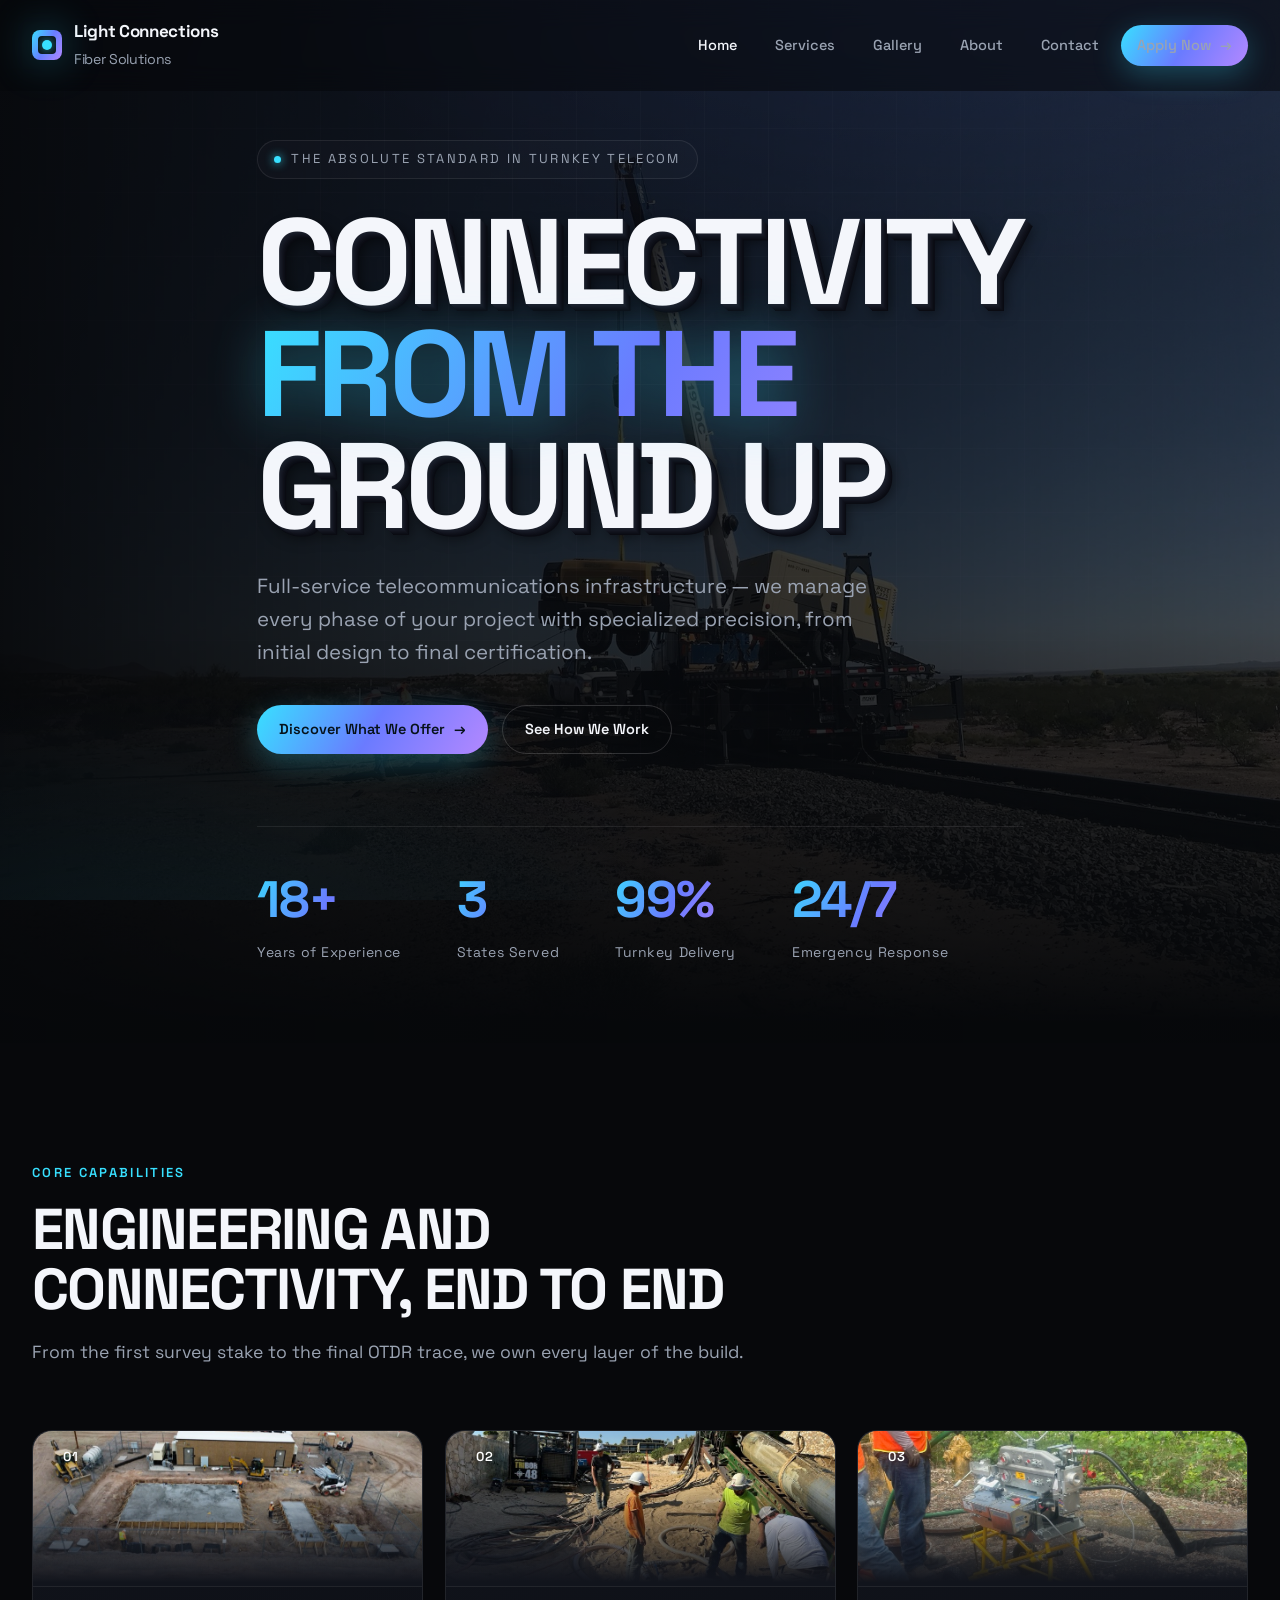
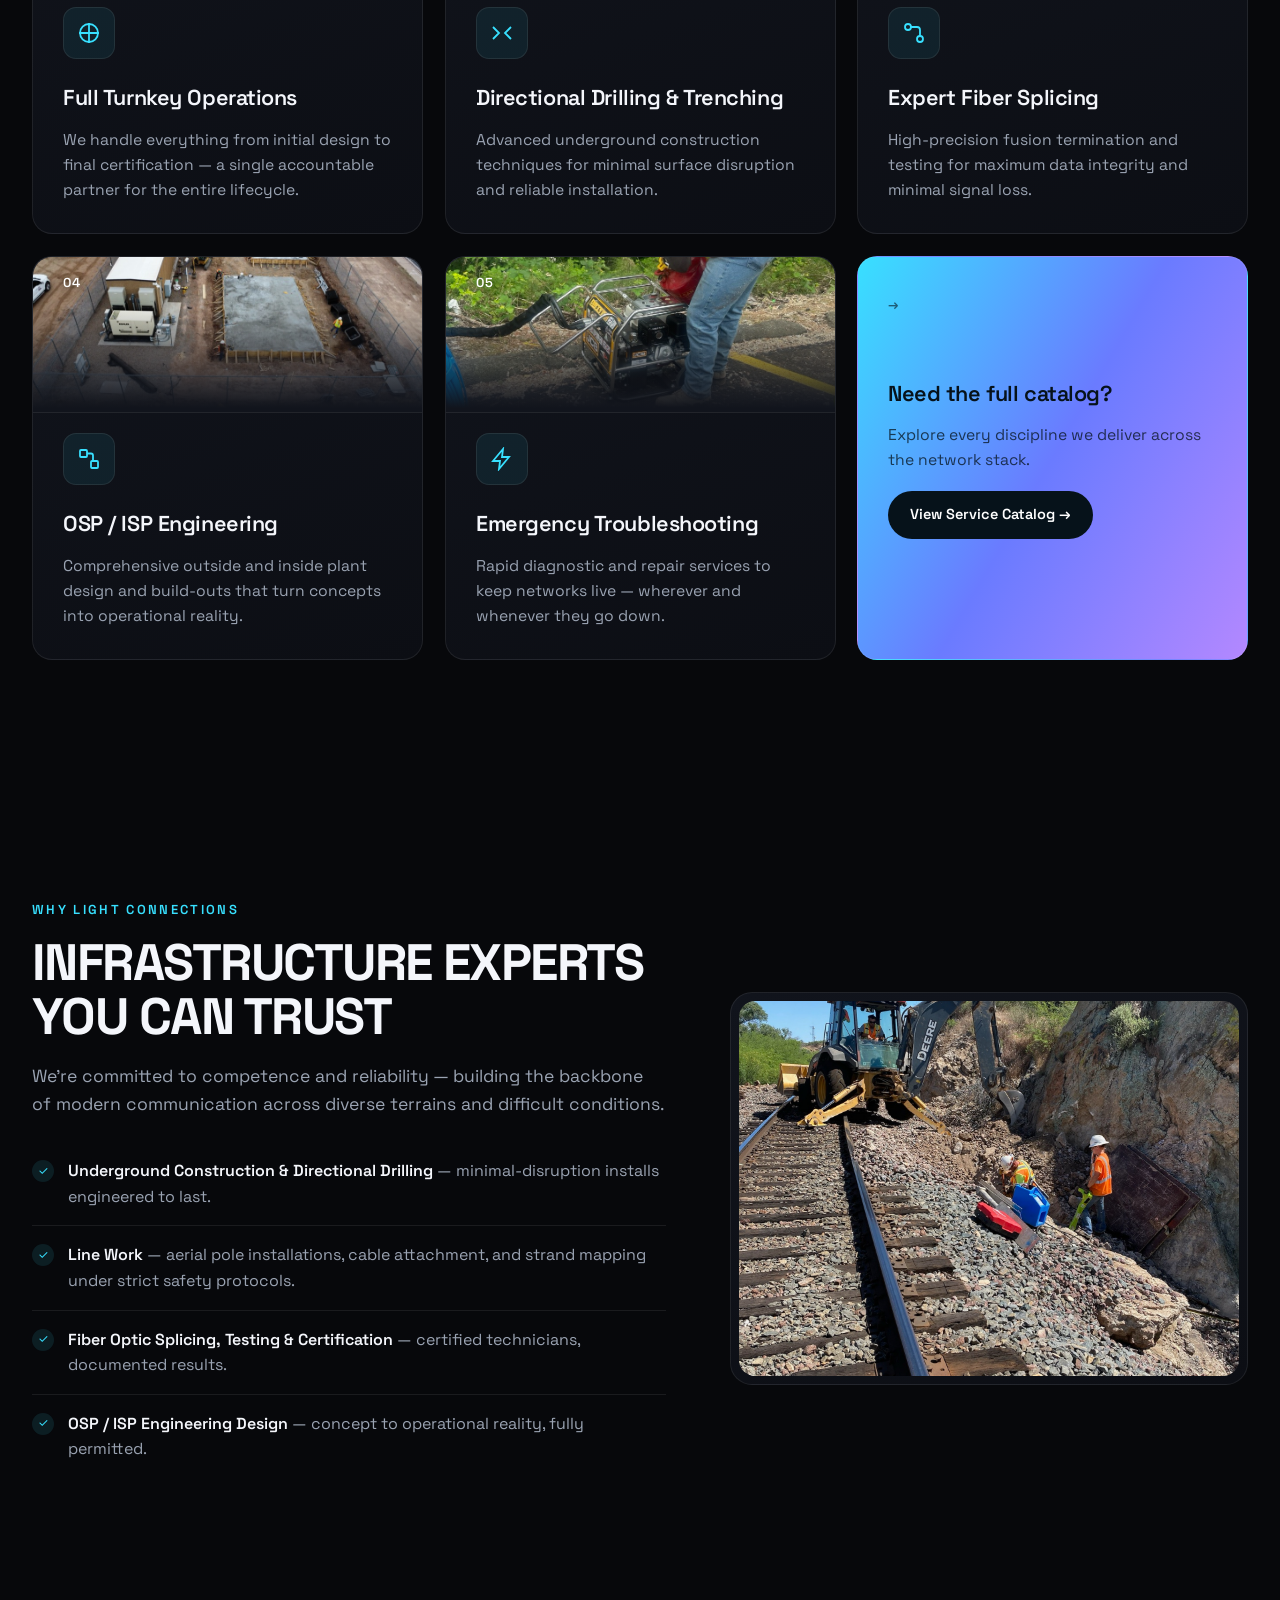
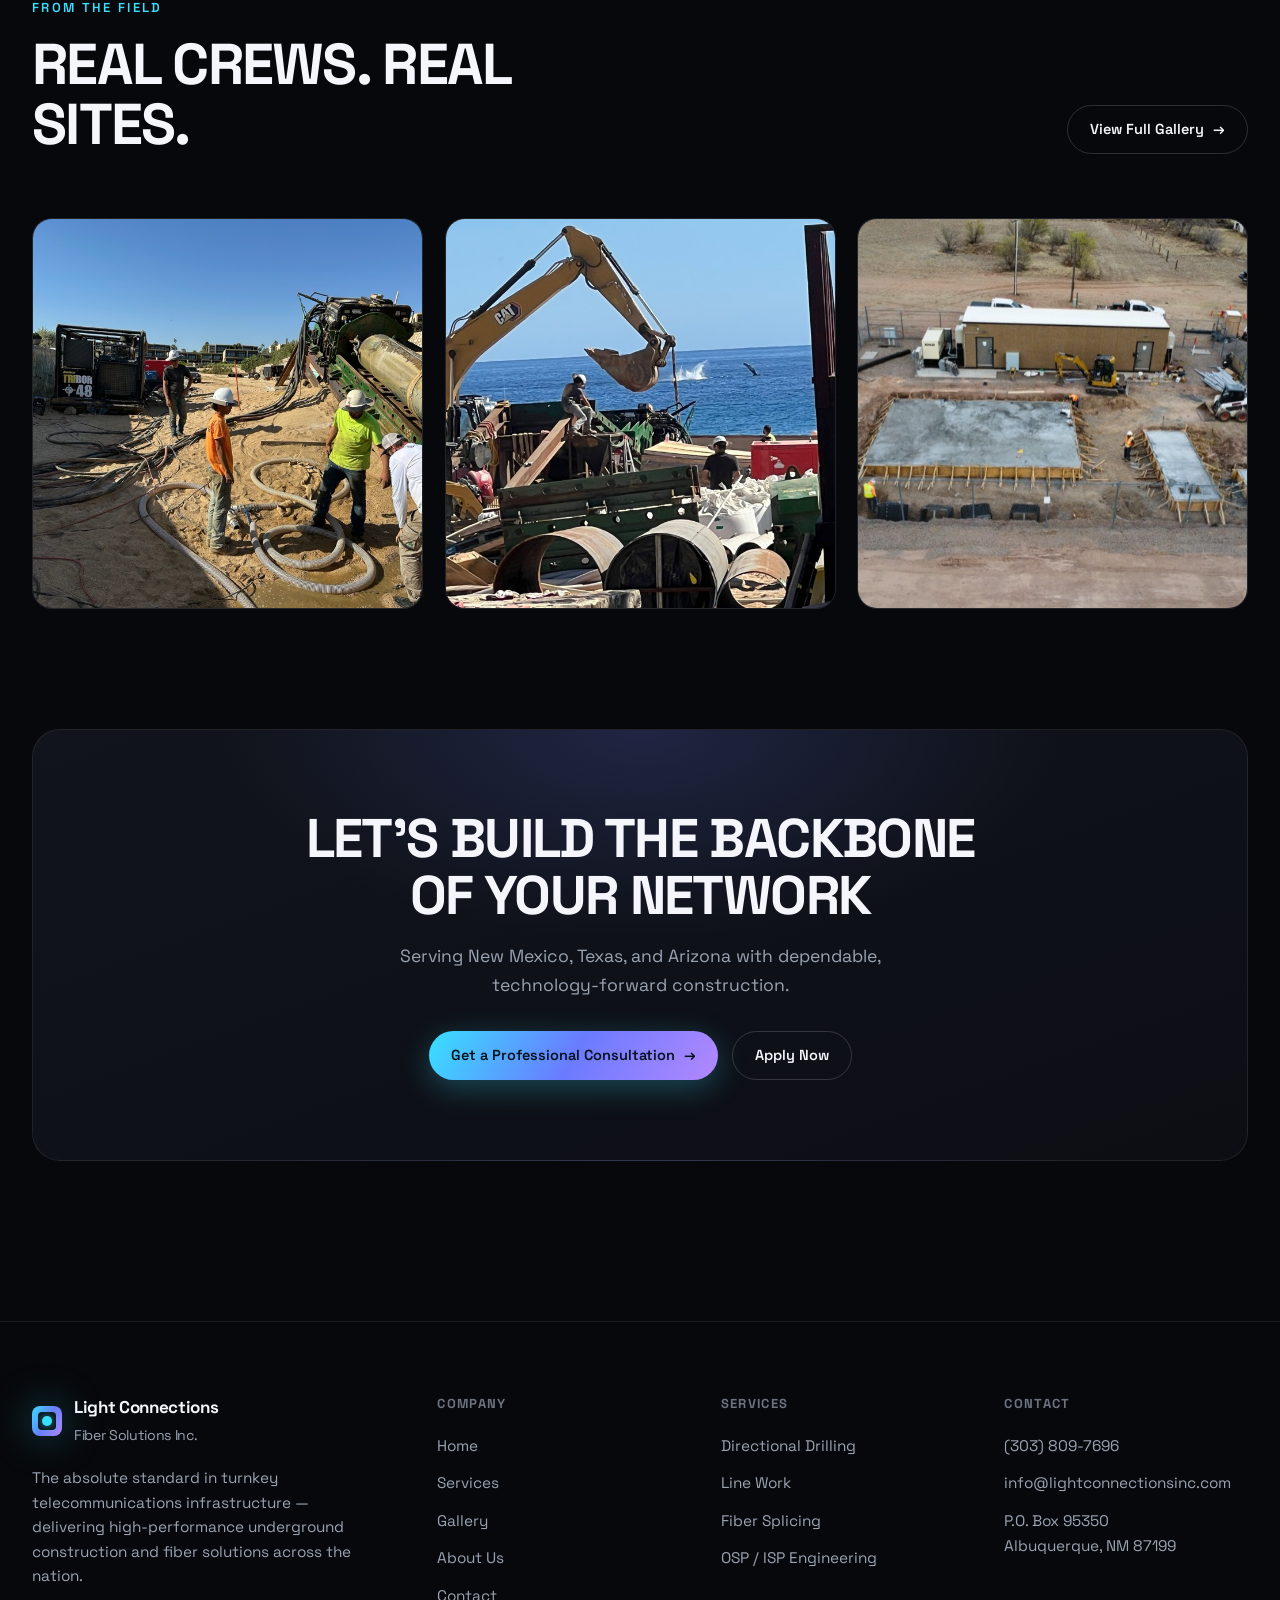
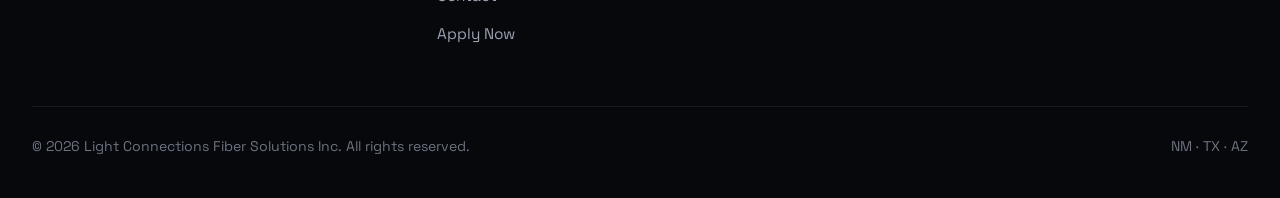
<file: index.html>
<!DOCTYPE html>
<html lang="en">
<head>
  <meta charset="UTF-8" />
  <meta name="viewport" content="width=device-width, initial-scale=1.0" />
  <title>Light Connections Fiber Solutions — Turnkey Telecom Infrastructure</title>
  <meta name="description" content="Light Connections Fiber Solutions delivers high-performance underground construction and fiber solutions across New Mexico, Texas, and Arizona." />
  <link rel="preconnect" href="https://fonts.googleapis.com" />
  <link rel="preconnect" href="https://fonts.gstatic.com" crossorigin />
  <link href="https://fonts.googleapis.com/css2?family=Space+Grotesk:wght@400;500;600;700&family=Inter:wght@400;500;600&display=swap" rel="stylesheet" />
  <link rel="stylesheet" href="css/style.css" />
</head>
<body>
  <div class="ambient"></div>

  <!-- NAV -->
  <nav class="nav">
    <a href="index.html" class="brand">
      <span class="mark"></span>
      <span>Light Connections<br><small>Fiber Solutions</small></span>
    </a>
    <ul class="nav-links">
      <li><a href="index.html" class="active">Home</a></li>
      <li><a href="services.html">Services</a></li>
      <li><a href="gallery.html">Gallery</a></li>
      <li><a href="about.html">About</a></li>
      <li><a href="contact.html">Contact</a></li>
      <li><a href="apply.html" class="btn btn-primary">Apply Now <span class="arrow">→</span></a></li>
    </ul>
    <button class="menu-toggle" aria-label="Menu">
      <svg width="24" height="24" viewBox="0 0 24 24" fill="none" stroke="currentColor" stroke-width="2"><line x1="3" y1="6" x2="21" y2="6"/><line x1="3" y1="12" x2="21" y2="12"/><line x1="3" y1="18" x2="21" y2="18"/></svg>
    </button>
  </nav>

  <!-- HERO -->
  <header class="hero has-photo">
    <div class="hero-photo" style="background-image:url('assets/gallery/full/photo-12.jpg')"></div>
    <div class="wrap">
      <span class="eyebrow reveal"><span class="dot"></span>The Absolute Standard in Turnkey Telecom</span>
      <div class="hero-3d reveal" data-delay="1">
        <h1 class="title-3d">
          <span class="line layer">Connectivity</span>
          <span class="line grad">From the</span>
          <span class="line layer">Ground Up</span>
        </h1>
      </div>
      <p class="hero-sub reveal" data-delay="2">
        Full-service telecommunications infrastructure — we manage every phase of your
        project with specialized precision, from initial design to final certification.
      </p>
      <div class="hero-actions reveal" data-delay="3">
        <a href="services.html" class="btn btn-primary">Discover What We Offer <span class="arrow">→</span></a>
        <a href="about.html" class="btn">See How We Work</a>
      </div>

      <div class="hero-stats reveal" data-delay="4">
        <div class="stat"><div class="num"><span data-count="18" data-suffix="+">0</span></div><div class="lbl">Years of Experience</div></div>
        <div class="stat"><div class="num"><span data-count="3">0</span></div><div class="lbl">States Served</div></div>
        <div class="stat"><div class="num"><span data-count="100" data-suffix="%">0</span></div><div class="lbl">Turnkey Delivery</div></div>
        <div class="stat"><div class="num"><span data-count="24" data-suffix="/7">0</span></div><div class="lbl">Emergency Response</div></div>
      </div>
    </div>
  </header>

  <!-- CORE SERVICES -->
  <section class="section">
    <div class="wrap">
      <div class="section-head reveal">
        <span class="kicker">Core Capabilities</span>
        <h2>Engineering And Connectivity, End to End</h2>
        <p>From the first survey stake to the final OTDR trace, we own every layer of the build.</p>
      </div>
      <div class="cards">
        <article class="card has-img reveal" data-delay="0">
          <div class="card-img"><img loading="lazy" src="assets/gallery/thumb/photo-05.jpg" alt="Aerial view of a full build site"></div>
          <span class="num-tag">01</span>
          <div class="ico"><svg width="24" height="24" viewBox="0 0 24 24" fill="none" stroke="currentColor" stroke-width="1.8"><path d="M12 2v20M2 12h20"/><circle cx="12" cy="12" r="9"/></svg></div>
          <h3>Full Turnkey Operations</h3>
          <p>We handle everything from initial design to final certification — a single accountable partner for the entire lifecycle.</p>
        </article>
        <article class="card has-img reveal" data-delay="1">
          <div class="card-img"><img loading="lazy" src="assets/gallery/thumb/photo-03.jpg" alt="Directional drill rig at the bore pit"></div>
          <span class="num-tag">02</span>
          <div class="ico"><svg width="24" height="24" viewBox="0 0 24 24" fill="none" stroke="currentColor" stroke-width="1.8"><path d="M3 18l6-6-6-6M21 6l-6 6 6 6"/></svg></div>
          <h3>Directional Drilling &amp; Trenching</h3>
          <p>Advanced underground construction techniques for minimal surface disruption and reliable installation.</p>
        </article>
        <article class="card has-img reveal" data-delay="2">
          <div class="card-img"><img loading="lazy" src="assets/gallery/thumb/photo-04.jpg" alt="Cable-jetting and fiber equipment on the line"></div>
          <span class="num-tag">03</span>
          <div class="ico"><svg width="24" height="24" viewBox="0 0 24 24" fill="none" stroke="currentColor" stroke-width="1.8"><circle cx="6" cy="6" r="3"/><circle cx="18" cy="18" r="3"/><path d="M9 6h6a3 3 0 013 3v6"/></svg></div>
          <h3>Expert Fiber Splicing</h3>
          <p>High-precision fusion termination and testing for maximum data integrity and minimal signal loss.</p>
        </article>
        <article class="card has-img reveal" data-delay="0">
          <div class="card-img"><img loading="lazy" src="assets/gallery/thumb/photo-14.jpg" alt="Aerial view of an equipment compound build"></div>
          <span class="num-tag">04</span>
          <div class="ico"><svg width="24" height="24" viewBox="0 0 24 24" fill="none" stroke="currentColor" stroke-width="1.8"><rect x="3" y="3" width="7" height="7" rx="1"/><rect x="14" y="14" width="7" height="7" rx="1"/><path d="M10 6.5h4a2 2 0 012 2v6"/></svg></div>
          <h3>OSP / ISP Engineering</h3>
          <p>Comprehensive outside and inside plant design and build-outs that turn concepts into operational reality.</p>
        </article>
        <article class="card has-img reveal" data-delay="1">
          <div class="card-img"><img loading="lazy" src="assets/gallery/thumb/photo-23.jpg" alt="Crew running a power unit for a conduit repair"></div>
          <span class="num-tag">05</span>
          <div class="ico"><svg width="24" height="24" viewBox="0 0 24 24" fill="none" stroke="currentColor" stroke-width="1.8"><path d="M13 2L3 14h7l-1 8 10-12h-7l1-8z"/></svg></div>
          <h3>Emergency Troubleshooting</h3>
          <p>Rapid diagnostic and repair services to keep networks live — wherever and whenever they go down.</p>
        </article>
        <article class="card reveal" data-delay="2" style="background:var(--grad);">
          <span class="num-tag" style="color:rgba(6,18,26,.6)">→</span>
          <h3 style="color:#06121a;margin-top:60px">Need the full catalog?</h3>
          <p style="color:rgba(6,18,26,.75)">Explore every discipline we deliver across the network stack.</p>
          <a href="services.html" class="btn" style="margin-top:18px;background:#06121a;color:#fff;border:none;transform:translateZ(30px)">View Service Catalog →</a>
        </article>
      </div>
    </div>
  </section>

  <!-- TRUST SPLIT -->
  <section class="section">
    <div class="wrap split">
      <div class="reveal">
        <span class="kicker">Why Light Connections</span>
        <h2 style="font-size:clamp(1.8rem,4.5vw,3.2rem);font-weight:700;letter-spacing:-.03em;text-transform:uppercase;line-height:1.05">Infrastructure Experts You Can Trust</h2>
        <p style="color:var(--muted);margin-top:18px;font-size:1.1rem">We're committed to competence and reliability — building the backbone of modern communication across diverse terrains and difficult conditions.</p>
        <ul class="list">
          <li><span class="check">✓</span><span><strong>Underground Construction &amp; Directional Drilling</strong> — minimal-disruption installs engineered to last.</span></li>
          <li><span class="check">✓</span><span><strong>Line Work</strong> — aerial pole installations, cable attachment, and strand mapping under strict safety protocols.</span></li>
          <li><span class="check">✓</span><span><strong>Fiber Optic Splicing, Testing &amp; Certification</strong> — certified technicians, documented results.</span></li>
          <li><span class="check">✓</span><span><strong>OSP / ISP Engineering Design</strong> — concept to operational reality, fully permitted.</span></li>
        </ul>
      </div>
      <div class="panel media reveal" data-delay="1">
        <img class="viz-img" loading="lazy" src="assets/gallery/full/photo-01.jpg" alt="Track-side work along a rail corridor">
      </div>
    </div>
  </section>

  <!-- GALLERY TEASER -->
  <section class="section" style="padding-top:0">
    <div class="wrap">
      <div class="section-head reveal" style="display:flex;justify-content:space-between;align-items:flex-end;max-width:none;gap:24px;flex-wrap:wrap">
        <div style="max-width:620px">
          <span class="kicker">From the Field</span>
          <h2>Real Crews. Real Sites.</h2>
        </div>
        <a href="gallery.html" class="btn">View Full Gallery <span class="arrow">→</span></a>
      </div>
      <div class="cards reveal">
        <a href="gallery.html" class="card media" style="padding:0;overflow:hidden"><img class="viz-img" loading="lazy" style="aspect-ratio:1" src="assets/gallery/thumb/photo-03.jpg" alt="Directional drilling"></a>
        <a href="gallery.html" class="card media" style="padding:0;overflow:hidden"><img class="viz-img" loading="lazy" style="aspect-ratio:1" src="assets/gallery/thumb/photo-24.jpg" alt="Oceanfront excavation"></a>
        <a href="gallery.html" class="card media" style="padding:0;overflow:hidden"><img class="viz-img" loading="lazy" style="aspect-ratio:1" src="assets/gallery/thumb/photo-05.jpg" alt="Aerial site view"></a>
      </div>
    </div>
  </section>

  <!-- CTA -->
  <section class="section" style="padding-top:0">
    <div class="wrap">
      <div class="cta-band reveal">
        <h2>Let's Build the Backbone<br>of Your Network</h2>
        <p>Serving New Mexico, Texas, and Arizona with dependable, technology-forward construction.</p>
        <div class="cta-actions">
          <a href="contact.html" class="btn btn-primary">Get a Professional Consultation <span class="arrow">→</span></a>
          <a href="apply.html" class="btn">Apply Now</a>
        </div>
      </div>
    </div>
  </section>

  <!-- FOOTER -->
  <footer class="footer">
    <div class="wrap">
      <div class="footer-grid">
        <div>
          <a href="index.html" class="brand"><span class="mark"></span><span>Light Connections<br><small>Fiber Solutions Inc.</small></span></a>
          <p class="blurb">The absolute standard in turnkey telecommunications infrastructure — delivering high-performance underground construction and fiber solutions across the nation.</p>
        </div>
        <div>
          <h4>Company</h4>
          <ul>
            <li><a href="index.html">Home</a></li>
            <li><a href="services.html">Services</a></li>
            <li><a href="gallery.html">Gallery</a></li>
            <li><a href="about.html">About Us</a></li>
            <li><a href="contact.html">Contact</a></li>
            <li><a href="apply.html">Apply Now</a></li>
          </ul>
        </div>
        <div>
          <h4>Services</h4>
          <ul>
            <li><a href="services.html">Directional Drilling</a></li>
            <li><a href="services.html">Line Work</a></li>
            <li><a href="services.html">Fiber Splicing</a></li>
            <li><a href="services.html">OSP / ISP Engineering</a></li>
          </ul>
        </div>
        <div>
          <h4>Contact</h4>
          <ul>
            <li><a href="tel:+13038097696" class="ct">(303) 809-7696</a></li>
            <li><a href="mailto:info@lightconnectionsinc.com" class="ct">info@lightconnectionsinc.com</a></li>
            <li><span class="ct">P.O. Box 95350<br>Albuquerque, NM 87199</span></li>
          </ul>
        </div>
      </div>
      <div class="footer-bottom">
        <span>© 2026 Light Connections Fiber Solutions Inc. All rights reserved.</span>
        <span>NM · TX · AZ</span>
      </div>
    </div>
  </footer>

  <script src="js/main.js"></script>
</body>
</html>
</file>
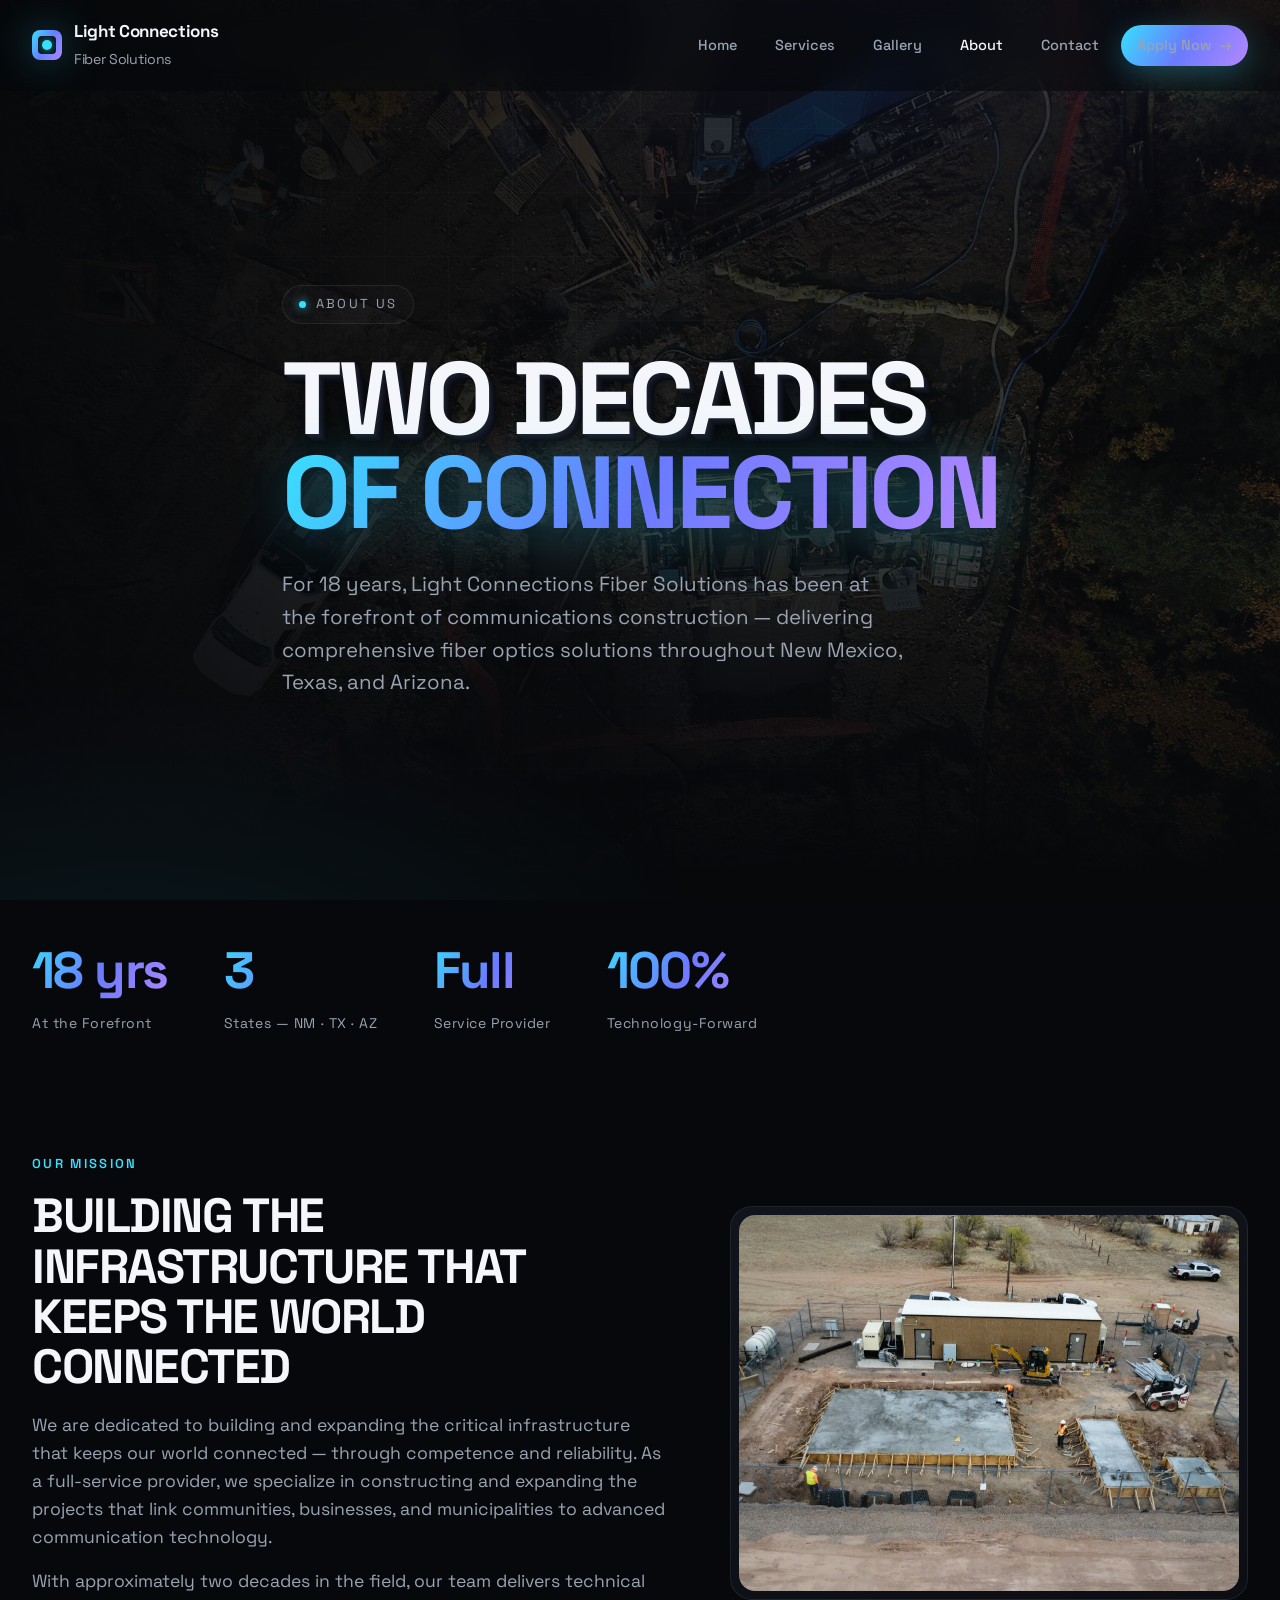
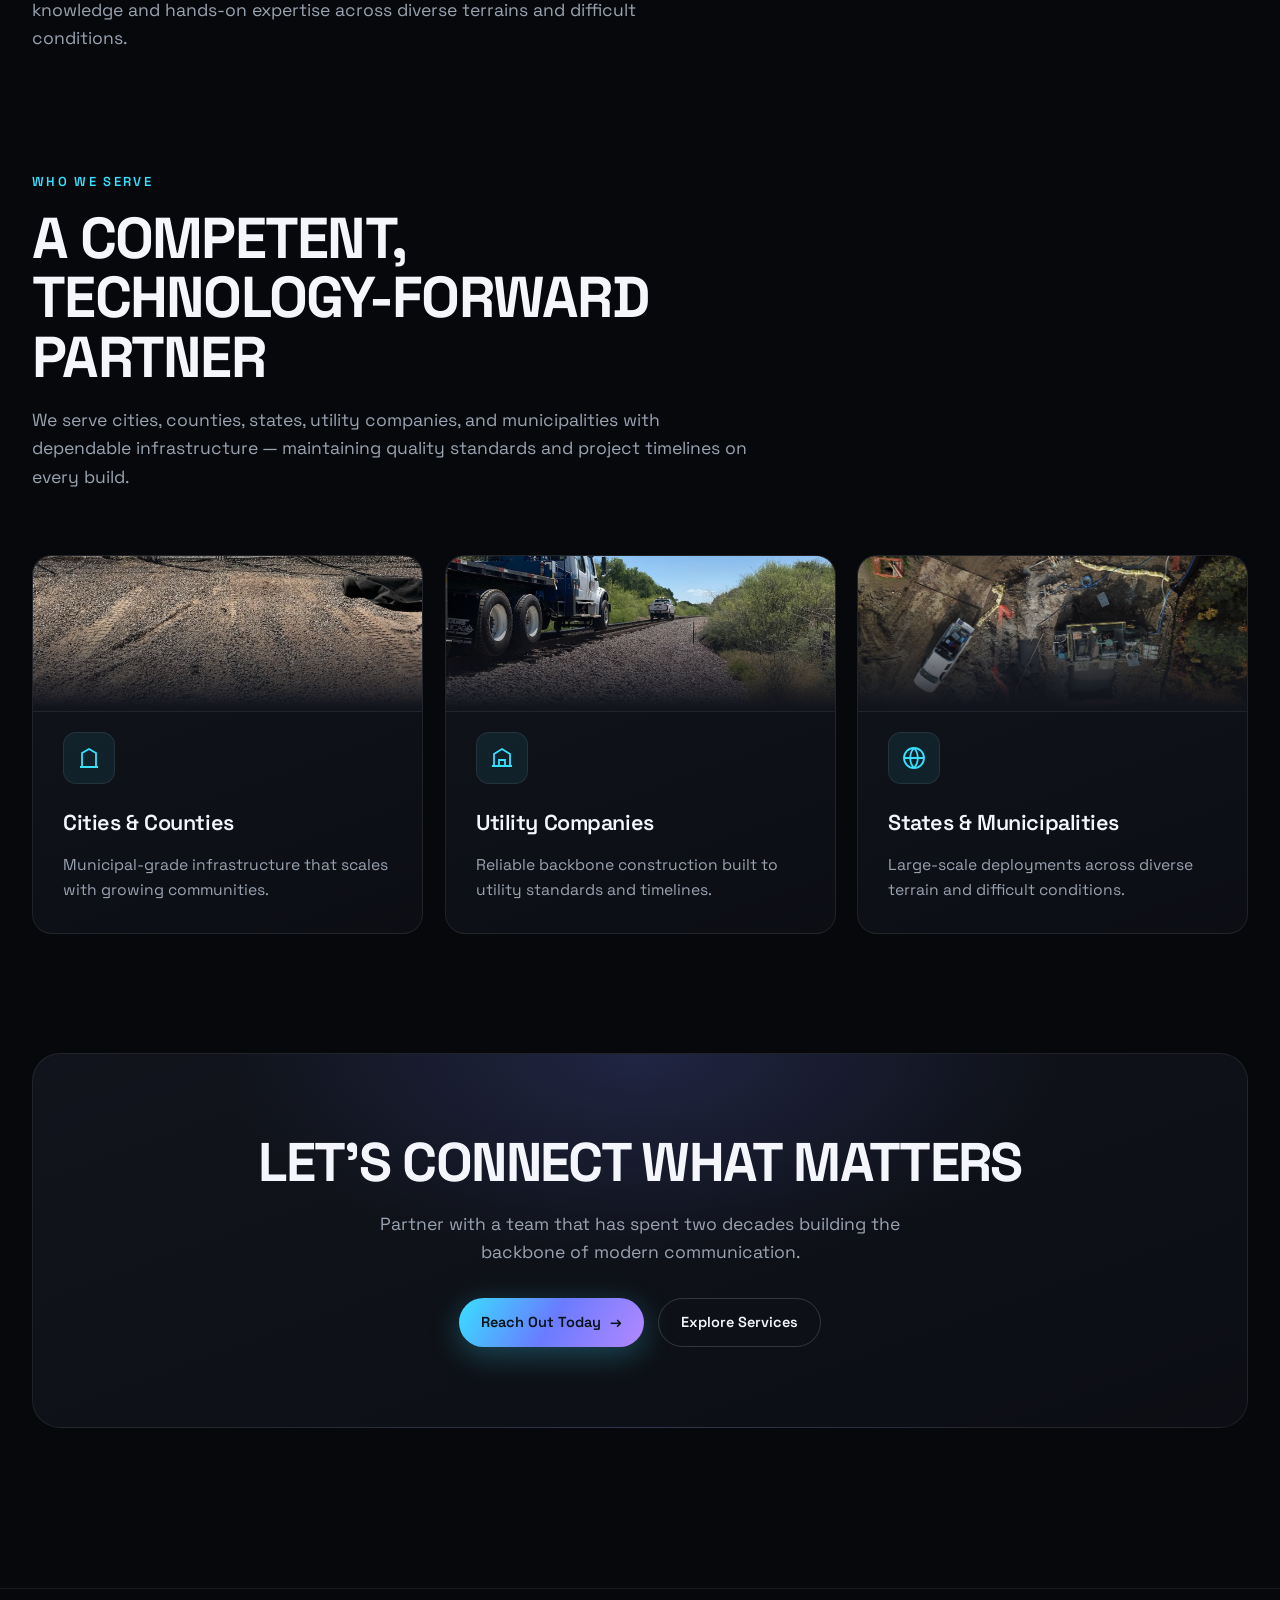
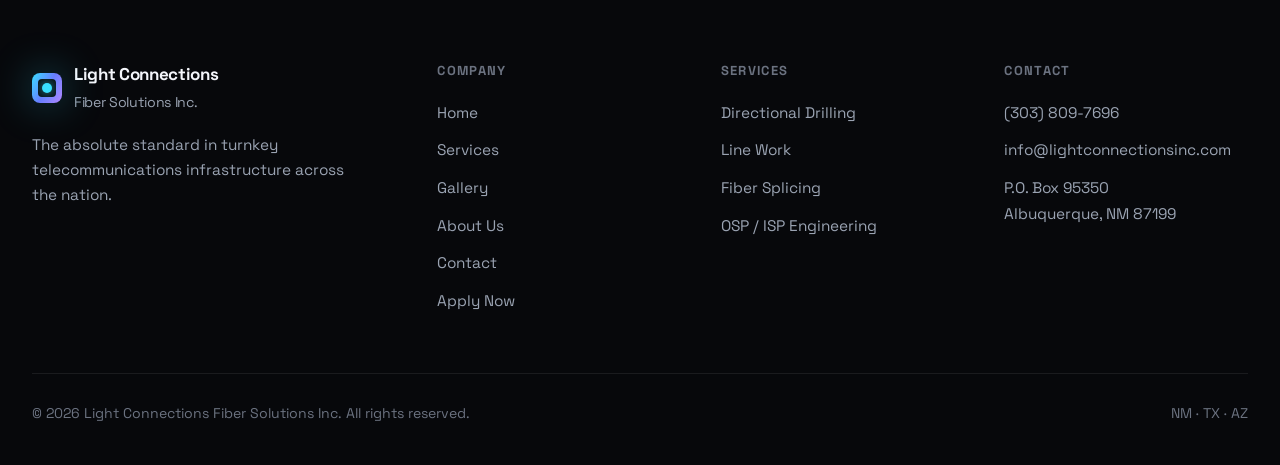
<file: about.html>
<!DOCTYPE html>
<html lang="en">
<head>
  <meta charset="UTF-8" />
  <meta name="viewport" content="width=device-width, initial-scale=1.0" />
  <title>About — Light Connections Fiber Solutions</title>
  <meta name="description" content="For 18 years, Light Connections Fiber Solutions has built and expanded the critical infrastructure that keeps communities connected across the Southwest." />
  <link rel="preconnect" href="https://fonts.googleapis.com" />
  <link rel="preconnect" href="https://fonts.gstatic.com" crossorigin />
  <link href="https://fonts.googleapis.com/css2?family=Space+Grotesk:wght@400;500;600;700&family=Inter:wght@400;500;600&display=swap" rel="stylesheet" />
  <link rel="stylesheet" href="css/style.css" />
</head>
<body>
  <div class="ambient"></div>

  <nav class="nav">
    <a href="index.html" class="brand"><span class="mark"></span><span>Light Connections<br><small>Fiber Solutions</small></span></a>
    <ul class="nav-links">
      <li><a href="index.html">Home</a></li>
      <li><a href="services.html">Services</a></li>
      <li><a href="gallery.html">Gallery</a></li>
      <li><a href="about.html" class="active">About</a></li>
      <li><a href="contact.html">Contact</a></li>
      <li><a href="apply.html" class="btn btn-primary">Apply Now <span class="arrow">→</span></a></li>
    </ul>
    <button class="menu-toggle" aria-label="Menu"><svg width="24" height="24" viewBox="0 0 24 24" fill="none" stroke="currentColor" stroke-width="2"><line x1="3" y1="6" x2="21" y2="6"/><line x1="3" y1="12" x2="21" y2="12"/><line x1="3" y1="18" x2="21" y2="18"/></svg></button>
  </nav>

  <header class="hero page-hero has-photo">
    <div class="hero-photo" style="background-image:url('assets/gallery/full/photo-16.jpg')"></div>
    <div class="wrap">
      <span class="eyebrow reveal"><span class="dot"></span>About Us</span>
      <div class="hero-3d reveal" data-delay="1">
        <h1 class="title-3d">
          <span class="line layer">Two Decades</span>
          <span class="line grad">of Connection</span>
        </h1>
      </div>
      <p class="hero-sub reveal" data-delay="2">For 18 years, Light Connections Fiber Solutions has been at the forefront of communications construction — delivering comprehensive fiber optics solutions throughout New Mexico, Texas, and Arizona.</p>
    </div>
  </header>

  <section class="section" style="padding-top:30px">
    <div class="wrap">
      <div class="hero-stats reveal" style="margin-top:0;border-top:none;padding-top:0">
        <div class="stat"><div class="num"><span data-count="18" data-suffix=" yrs">0</span></div><div class="lbl">At the Forefront</div></div>
        <div class="stat"><div class="num"><span data-count="3">0</span></div><div class="lbl">States — NM · TX · AZ</div></div>
        <div class="stat"><div class="num">Full</div><div class="lbl">Service Provider</div></div>
        <div class="stat"><div class="num"><span data-count="100" data-suffix="%">0</span></div><div class="lbl">Technology-Forward</div></div>
      </div>
    </div>
  </section>

  <section class="section" style="padding-top:0">
    <div class="wrap split">
      <div class="reveal">
        <span class="kicker">Our Mission</span>
        <h2 style="font-size:clamp(1.8rem,4.5vw,3rem);font-weight:700;letter-spacing:-.03em;text-transform:uppercase;line-height:1.05">Building the Infrastructure That Keeps the World Connected</h2>
        <p style="color:var(--muted);margin-top:18px;font-size:1.1rem">We are dedicated to building and expanding the critical infrastructure that keeps our world connected — through competence and reliability. As a full-service provider, we specialize in constructing and expanding the projects that link communities, businesses, and municipalities to advanced communication technology.</p>
        <p style="color:var(--muted);margin-top:16px;font-size:1.1rem">With approximately two decades in the field, our team delivers technical knowledge and hands-on expertise across diverse terrains and difficult conditions.</p>
      </div>
      <div class="panel media reveal" data-delay="1"><img class="viz-img" loading="lazy" src="assets/gallery/full/photo-05.jpg" alt="Aerial view of a bore operation on site"></div>
    </div>
  </section>

  <section class="section" style="padding-top:0">
    <div class="wrap">
      <div class="section-head reveal"><span class="kicker">Who We Serve</span><h2>A Competent, Technology-Forward Partner</h2><p>We serve cities, counties, states, utility companies, and municipalities with dependable infrastructure — maintaining quality standards and project timelines on every build.</p></div>
      <div class="cards">
        <article class="card has-img reveal" data-delay="0"><div class="card-img"><img loading="lazy" src="assets/gallery/thumb/photo-37.jpg" alt="Gated municipal equipment compound"></div><div class="ico"><svg width="24" height="24" viewBox="0 0 24 24" fill="none" stroke="currentColor" stroke-width="1.8"><path d="M3 21h18M5 21V7l7-4 7 4v14M9 9h.01M15 9h.01M9 13h.01M15 13h.01"/></svg></div><h3>Cities &amp; Counties</h3><p>Municipal-grade infrastructure that scales with growing communities.</p></article>
        <article class="card has-img reveal" data-delay="1"><div class="card-img"><img loading="lazy" src="assets/gallery/thumb/photo-20.jpg" alt="Hi-rail crane truck serving a utility corridor"></div><div class="ico"><svg width="24" height="24" viewBox="0 0 24 24" fill="none" stroke="currentColor" stroke-width="1.8"><path d="M2 20h20M4 20V8l8-5 8 5v12M9 20v-6h6v6"/></svg></div><h3>Utility Companies</h3><p>Reliable backbone construction built to utility standards and timelines.</p></article>
        <article class="card has-img reveal" data-delay="2"><div class="card-img"><img loading="lazy" src="assets/gallery/thumb/photo-16.jpg" alt="Aerial view of a large-scale deployment"></div><div class="ico"><svg width="24" height="24" viewBox="0 0 24 24" fill="none" stroke="currentColor" stroke-width="1.8"><circle cx="12" cy="12" r="10"/><path d="M2 12h20M12 2a15 15 0 010 20M12 2a15 15 0 000 20"/></svg></div><h3>States &amp; Municipalities</h3><p>Large-scale deployments across diverse terrain and difficult conditions.</p></article>
      </div>
    </div>
  </section>

  <section class="section" style="padding-top:0">
    <div class="wrap">
      <div class="cta-band reveal">
        <h2>Let's Connect What Matters</h2>
        <p>Partner with a team that has spent two decades building the backbone of modern communication.</p>
        <div class="cta-actions">
          <a href="contact.html" class="btn btn-primary">Reach Out Today <span class="arrow">→</span></a>
          <a href="services.html" class="btn">Explore Services</a>
        </div>
      </div>
    </div>
  </section>

  <footer class="footer">
    <div class="wrap">
      <div class="footer-grid">
        <div><a href="index.html" class="brand"><span class="mark"></span><span>Light Connections<br><small>Fiber Solutions Inc.</small></span></a><p class="blurb">The absolute standard in turnkey telecommunications infrastructure across the nation.</p></div>
        <div><h4>Company</h4><ul><li><a href="index.html">Home</a></li><li><a href="services.html">Services</a></li><li><a href="gallery.html">Gallery</a></li><li><a href="about.html">About Us</a></li><li><a href="contact.html">Contact</a></li><li><a href="apply.html">Apply Now</a></li></ul></div>
        <div><h4>Services</h4><ul><li><a href="services.html">Directional Drilling</a></li><li><a href="services.html">Line Work</a></li><li><a href="services.html">Fiber Splicing</a></li><li><a href="services.html">OSP / ISP Engineering</a></li></ul></div>
        <div><h4>Contact</h4><ul><li><a href="tel:+13038097696" class="ct">(303) 809-7696</a></li><li><a href="mailto:info@lightconnectionsinc.com" class="ct">info@lightconnectionsinc.com</a></li><li><span class="ct">P.O. Box 95350<br>Albuquerque, NM 87199</span></li></ul></div>
      </div>
      <div class="footer-bottom"><span>© 2026 Light Connections Fiber Solutions Inc. All rights reserved.</span><span>NM · TX · AZ</span></div>
    </div>
  </footer>

  <script src="js/main.js"></script>
</body>
</html>
</file>
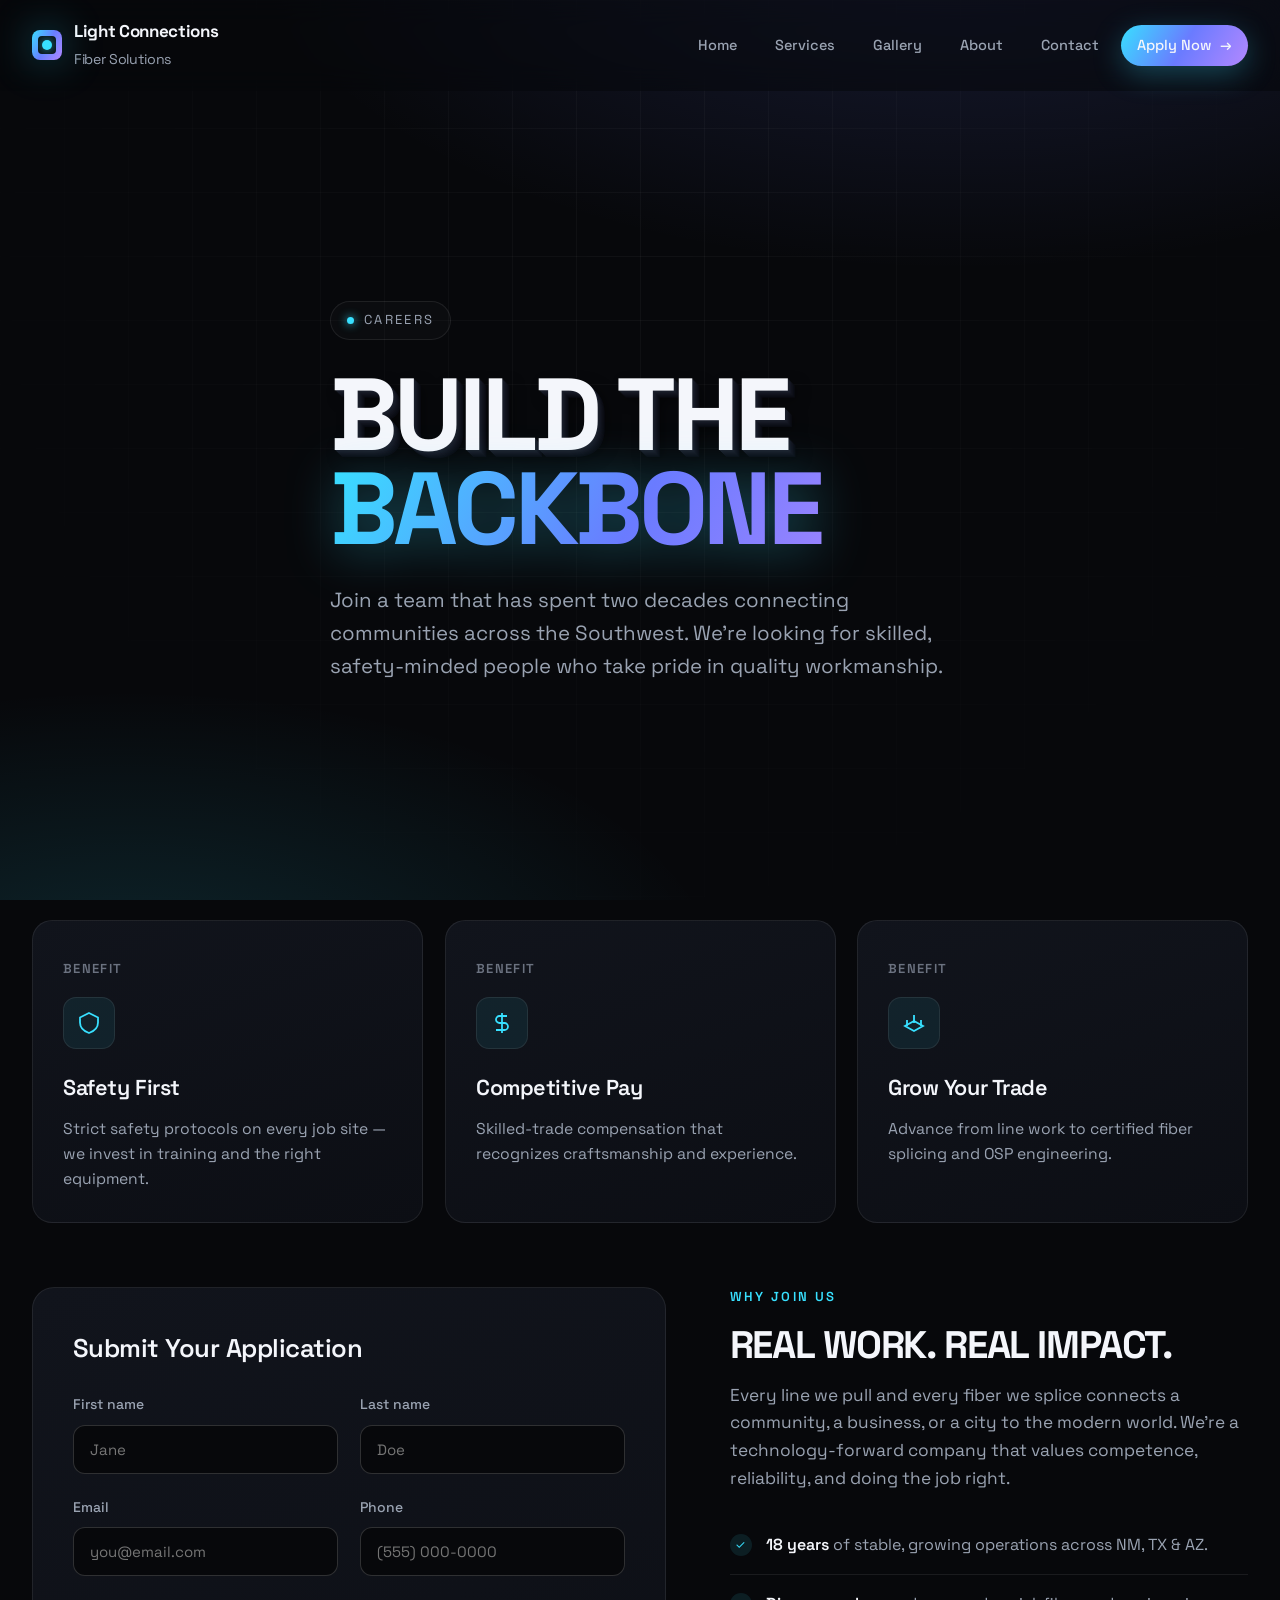
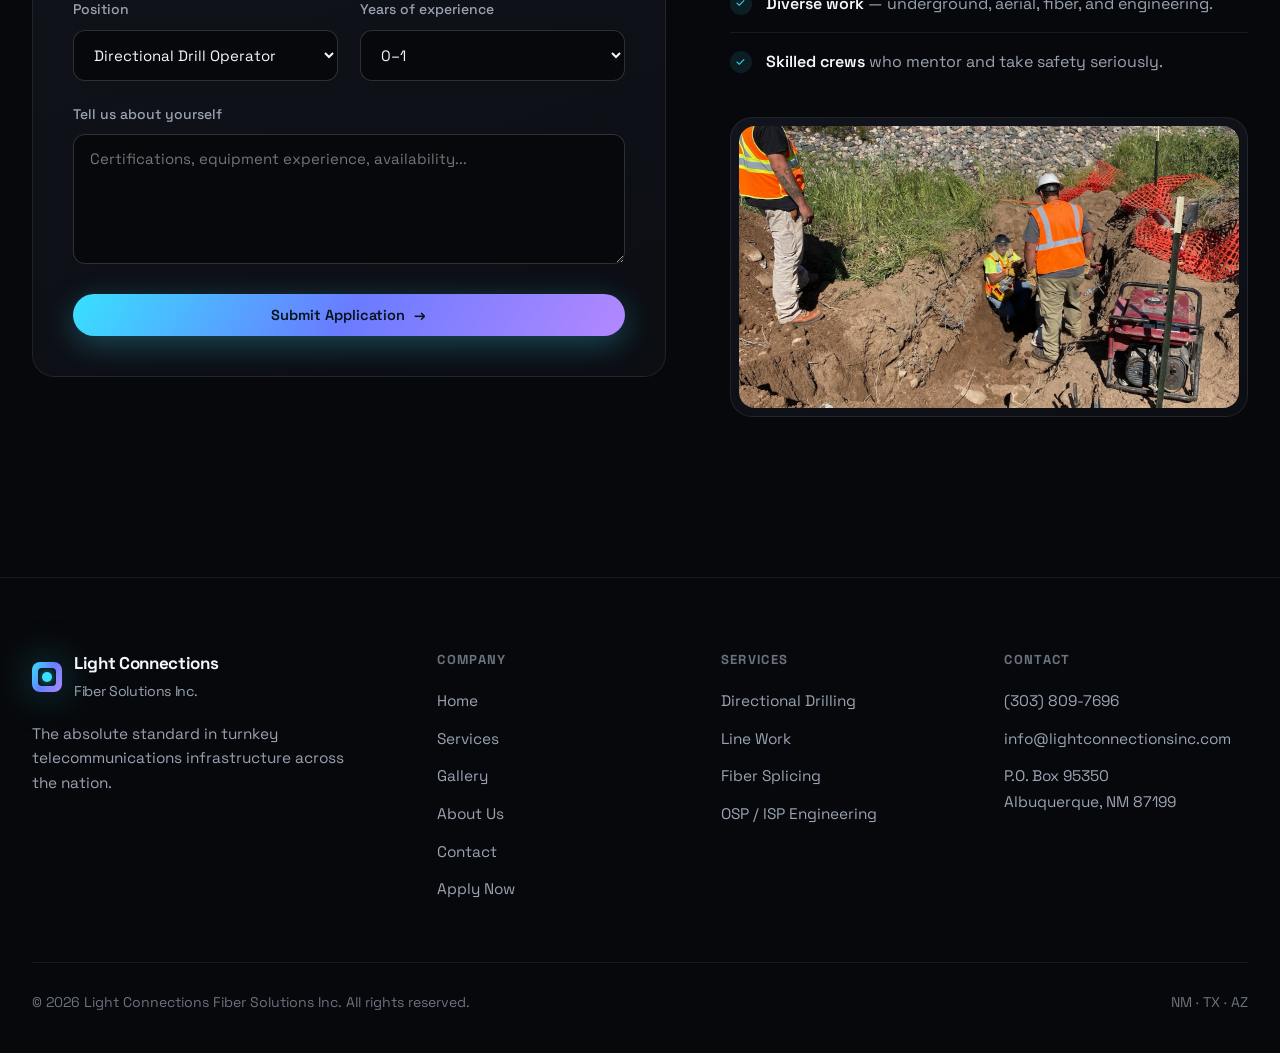
<file: apply.html>
<!DOCTYPE html>
<html lang="en">
<head>
  <meta charset="UTF-8" />
  <meta name="viewport" content="width=device-width, initial-scale=1.0" />
  <title>Apply Now — Light Connections Fiber Solutions</title>
  <meta name="description" content="Join the crew building the backbone of modern communication. Apply to Light Connections Fiber Solutions." />
  <link rel="preconnect" href="https://fonts.googleapis.com" />
  <link rel="preconnect" href="https://fonts.gstatic.com" crossorigin />
  <link href="https://fonts.googleapis.com/css2?family=Space+Grotesk:wght@400;500;600;700&family=Inter:wght@400;500;600&display=swap" rel="stylesheet" />
  <link rel="stylesheet" href="css/style.css" />
</head>
<body>
  <div class="ambient"></div>

  <nav class="nav">
    <a href="index.html" class="brand"><span class="mark"></span><span>Light Connections<br><small>Fiber Solutions</small></span></a>
    <ul class="nav-links">
      <li><a href="index.html">Home</a></li>
      <li><a href="services.html">Services</a></li>
      <li><a href="gallery.html">Gallery</a></li>
      <li><a href="about.html">About</a></li>
      <li><a href="contact.html">Contact</a></li>
      <li><a href="apply.html" class="btn btn-primary active">Apply Now <span class="arrow">→</span></a></li>
    </ul>
    <button class="menu-toggle" aria-label="Menu"><svg width="24" height="24" viewBox="0 0 24 24" fill="none" stroke="currentColor" stroke-width="2"><line x1="3" y1="6" x2="21" y2="6"/><line x1="3" y1="12" x2="21" y2="12"/><line x1="3" y1="18" x2="21" y2="18"/></svg></button>
  </nav>

  <header class="hero page-hero">
    <div class="wrap">
      <span class="eyebrow reveal"><span class="dot"></span>Careers</span>
      <div class="hero-3d reveal" data-delay="1">
        <h1 class="title-3d">
          <span class="line layer">Build the</span>
          <span class="line grad">Backbone</span>
        </h1>
      </div>
      <p class="hero-sub reveal" data-delay="2">Join a team that has spent two decades connecting communities across the Southwest. We're looking for skilled, safety-minded people who take pride in quality workmanship.</p>
    </div>
  </header>

  <section class="section" style="padding-top:20px">
    <div class="wrap">
      <div class="cards reveal" style="margin-bottom:64px">
        <article class="card"><span class="num-tag">BENEFIT</span><div class="ico"><svg width="24" height="24" viewBox="0 0 24 24" fill="none" stroke="currentColor" stroke-width="1.8"><path d="M12 2l9 4.5v5c0 5-3.8 8.7-9 10.5-5.2-1.8-9-5.5-9-10.5v-5L12 2z"/></svg></div><h3>Safety First</h3><p>Strict safety protocols on every job site — we invest in training and the right equipment.</p></article>
        <article class="card"><span class="num-tag">BENEFIT</span><div class="ico"><svg width="24" height="24" viewBox="0 0 24 24" fill="none" stroke="currentColor" stroke-width="1.8"><path d="M12 2v20M17 5H9.5a3.5 3.5 0 000 7h5a3.5 3.5 0 010 7H6"/></svg></div><h3>Competitive Pay</h3><p>Skilled-trade compensation that recognizes craftsmanship and experience.</p></article>
        <article class="card"><span class="num-tag">BENEFIT</span><div class="ico"><svg width="24" height="24" viewBox="0 0 24 24" fill="none" stroke="currentColor" stroke-width="1.8"><path d="M12 20l9-5-9-5-9 5 9 5z"/><path d="M12 12V4M5 9v6M19 9v6"/></svg></div><h3>Grow Your Trade</h3><p>Advance from line work to certified fiber splicing and OSP engineering.</p></article>
      </div>

      <div class="split" style="align-items:start">
        <div class="form-card reveal">
          <h2 style="font-size:1.6rem;font-weight:600;letter-spacing:-.02em;margin-bottom:24px">Submit Your Application</h2>
          <form data-demo>
            <div class="grid-2">
              <div class="field"><label for="fn">First name</label><input id="fn" type="text" placeholder="Jane" required></div>
              <div class="field"><label for="ln">Last name</label><input id="ln" type="text" placeholder="Doe" required></div>
            </div>
            <div class="grid-2">
              <div class="field"><label for="em">Email</label><input id="em" type="email" placeholder="you@email.com" required></div>
              <div class="field"><label for="ph">Phone</label><input id="ph" type="tel" placeholder="(555) 000-0000"></div>
            </div>
            <div class="grid-2">
              <div class="field"><label for="role">Position</label>
                <select id="role">
                  <option>Directional Drill Operator</option>
                  <option>Line Worker / Lineman</option>
                  <option>Fiber Splicing Technician</option>
                  <option>OSP / ISP Engineer</option>
                  <option>Laborer / Crew Member</option>
                  <option>Other</option>
                </select>
              </div>
              <div class="field"><label for="exp">Years of experience</label>
                <select id="exp"><option>0–1</option><option>2–4</option><option>5–9</option><option>10+</option></select>
              </div>
            </div>
            <div class="field"><label for="ms">Tell us about yourself</label><textarea id="ms" placeholder="Certifications, equipment experience, availability..."></textarea></div>
            <button type="submit" class="btn btn-primary" style="width:100%;justify-content:center">Submit Application <span class="arrow">→</span></button>
          </form>
        </div>

        <div class="reveal" data-delay="1">
          <span class="kicker">Why Join Us</span>
          <h2 style="font-size:clamp(1.6rem,4vw,2.4rem);font-weight:700;letter-spacing:-.03em;text-transform:uppercase;line-height:1.08">Real Work. Real Impact.</h2>
          <p style="color:var(--muted);margin-top:16px;font-size:1.08rem">Every line we pull and every fiber we splice connects a community, a business, or a city to the modern world. We're a technology-forward company that values competence, reliability, and doing the job right.</p>
          <ul class="list">
            <li><span class="check">✓</span><span><strong>18 years</strong> of stable, growing operations across NM, TX &amp; AZ.</span></li>
            <li><span class="check">✓</span><span><strong>Diverse work</strong> — underground, aerial, fiber, and engineering.</span></li>
            <li><span class="check">✓</span><span><strong>Skilled crews</strong> who mentor and take safety seriously.</span></li>
          </ul>
          <div class="panel media" style="margin-top:26px"><img class="viz-img" style="aspect-ratio:16/9" loading="lazy" src="assets/gallery/full/photo-13.jpg" alt="Crew hand-digging to expose existing utilities"></div>
        </div>
      </div>
    </div>
  </section>

  <footer class="footer">
    <div class="wrap">
      <div class="footer-grid">
        <div><a href="index.html" class="brand"><span class="mark"></span><span>Light Connections<br><small>Fiber Solutions Inc.</small></span></a><p class="blurb">The absolute standard in turnkey telecommunications infrastructure across the nation.</p></div>
        <div><h4>Company</h4><ul><li><a href="index.html">Home</a></li><li><a href="services.html">Services</a></li><li><a href="gallery.html">Gallery</a></li><li><a href="about.html">About Us</a></li><li><a href="contact.html">Contact</a></li><li><a href="apply.html">Apply Now</a></li></ul></div>
        <div><h4>Services</h4><ul><li><a href="services.html">Directional Drilling</a></li><li><a href="services.html">Line Work</a></li><li><a href="services.html">Fiber Splicing</a></li><li><a href="services.html">OSP / ISP Engineering</a></li></ul></div>
        <div><h4>Contact</h4><ul><li><a href="tel:+13038097696" class="ct">(303) 809-7696</a></li><li><a href="mailto:info@lightconnectionsinc.com" class="ct">info@lightconnectionsinc.com</a></li><li><span class="ct">P.O. Box 95350<br>Albuquerque, NM 87199</span></li></ul></div>
      </div>
      <div class="footer-bottom"><span>© 2026 Light Connections Fiber Solutions Inc. All rights reserved.</span><span>NM · TX · AZ</span></div>
    </div>
  </footer>

  <script src="js/main.js"></script>
</body>
</html>
</file>
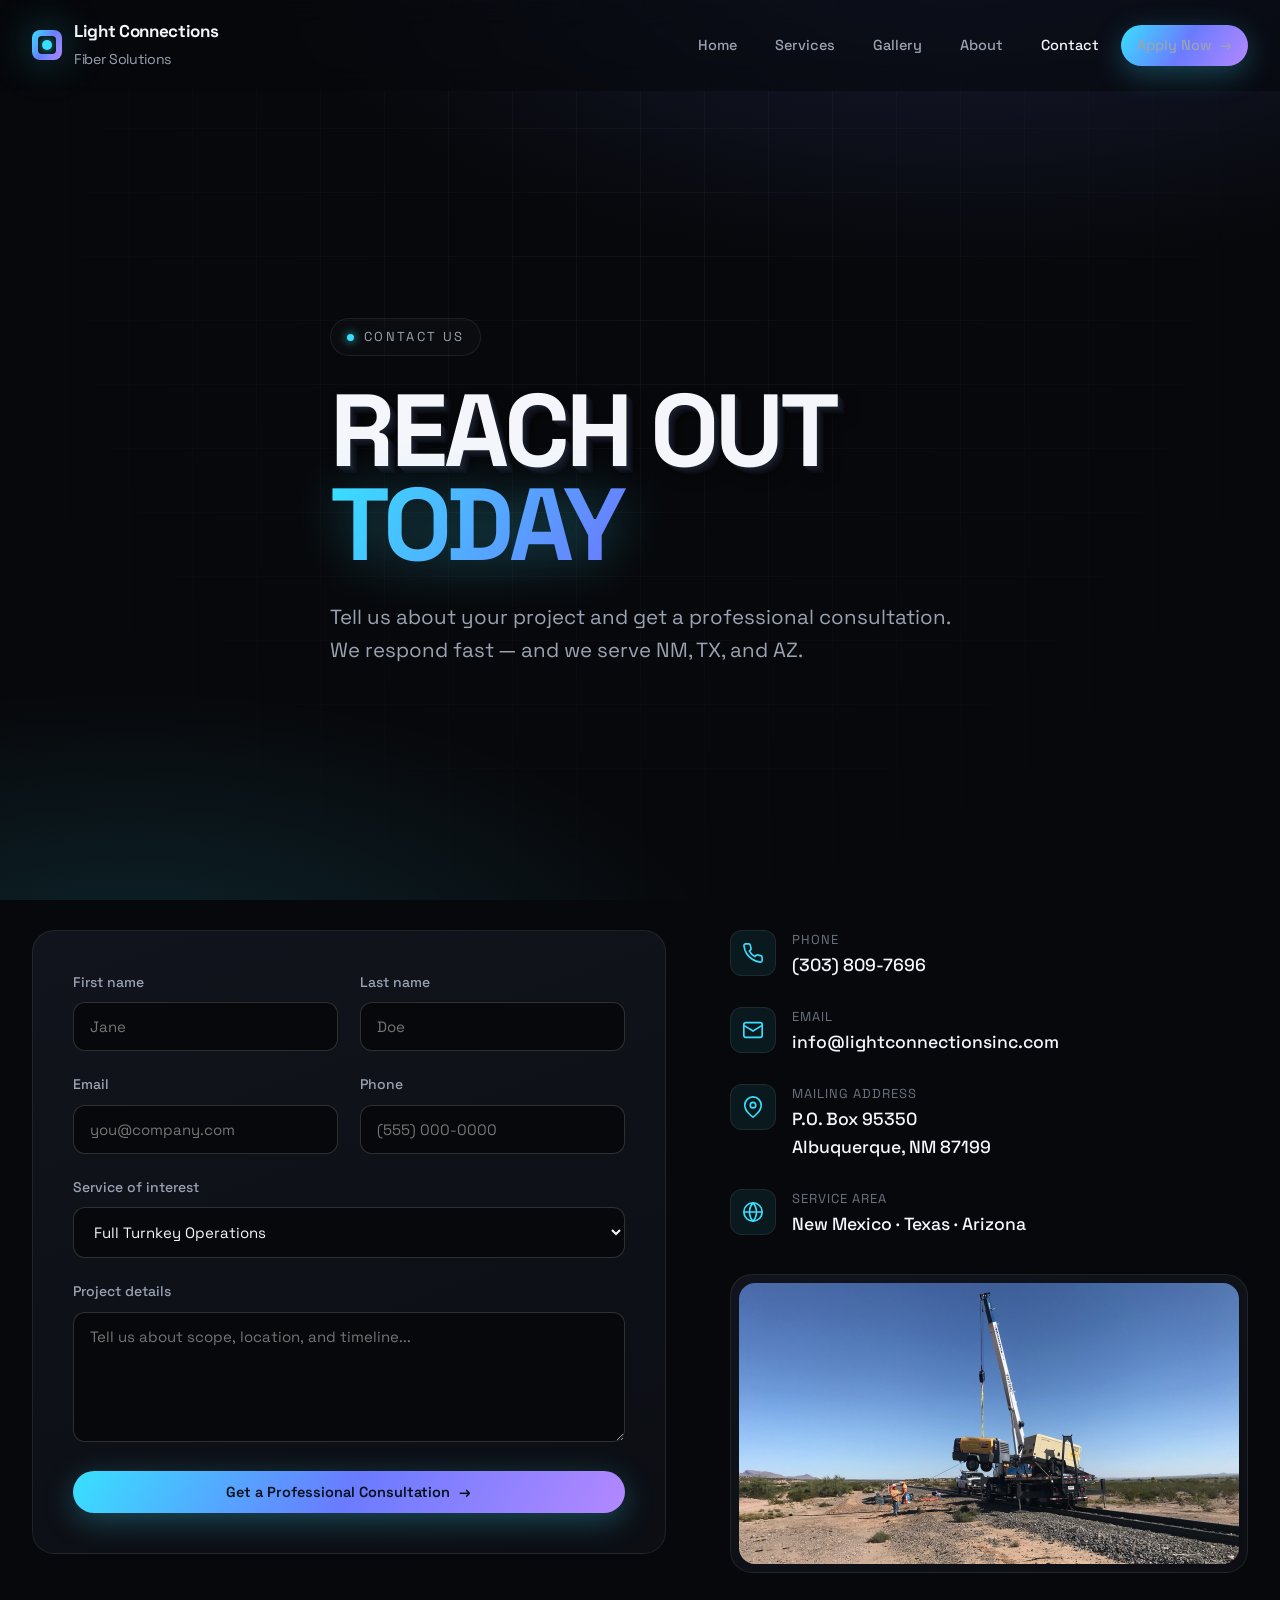
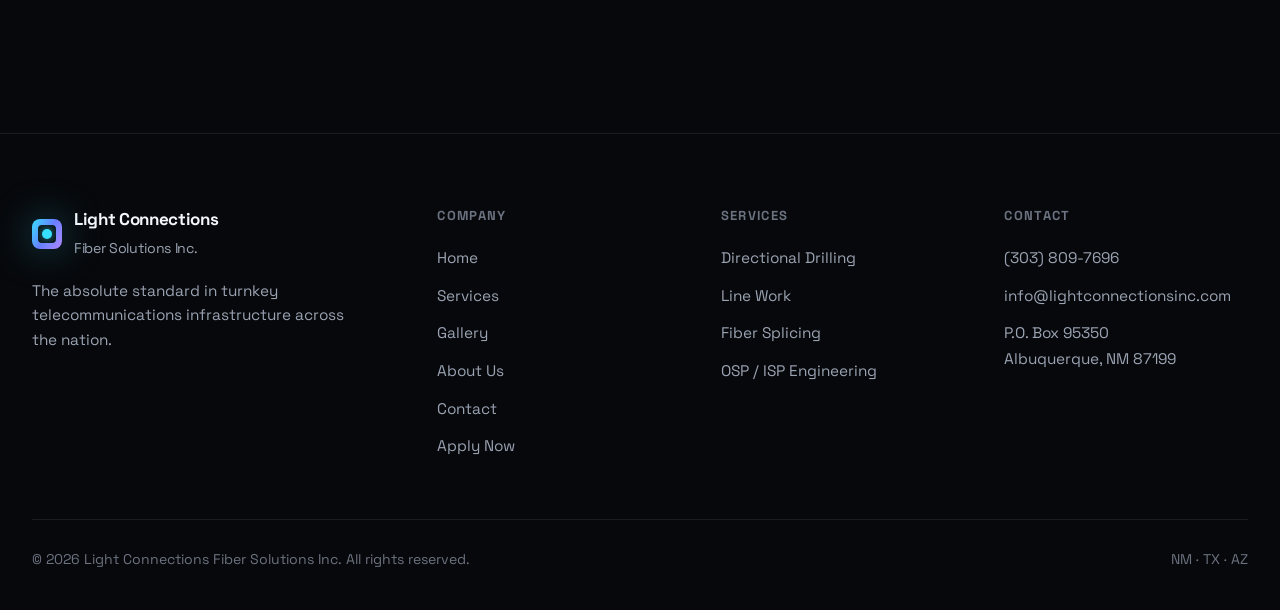
<file: contact.html>
<!DOCTYPE html>
<html lang="en">
<head>
  <meta charset="UTF-8" />
  <meta name="viewport" content="width=device-width, initial-scale=1.0" />
  <title>Contact — Light Connections Fiber Solutions</title>
  <meta name="description" content="Get a professional consultation. Reach Light Connections Fiber Solutions in Albuquerque, NM." />
  <link rel="preconnect" href="https://fonts.googleapis.com" />
  <link rel="preconnect" href="https://fonts.gstatic.com" crossorigin />
  <link href="https://fonts.googleapis.com/css2?family=Space+Grotesk:wght@400;500;600;700&family=Inter:wght@400;500;600&display=swap" rel="stylesheet" />
  <link rel="stylesheet" href="css/style.css" />
</head>
<body>
  <div class="ambient"></div>

  <nav class="nav">
    <a href="index.html" class="brand"><span class="mark"></span><span>Light Connections<br><small>Fiber Solutions</small></span></a>
    <ul class="nav-links">
      <li><a href="index.html">Home</a></li>
      <li><a href="services.html">Services</a></li>
      <li><a href="gallery.html">Gallery</a></li>
      <li><a href="about.html">About</a></li>
      <li><a href="contact.html" class="active">Contact</a></li>
      <li><a href="apply.html" class="btn btn-primary">Apply Now <span class="arrow">→</span></a></li>
    </ul>
    <button class="menu-toggle" aria-label="Menu"><svg width="24" height="24" viewBox="0 0 24 24" fill="none" stroke="currentColor" stroke-width="2"><line x1="3" y1="6" x2="21" y2="6"/><line x1="3" y1="12" x2="21" y2="12"/><line x1="3" y1="18" x2="21" y2="18"/></svg></button>
  </nav>

  <header class="hero page-hero">
    <div class="wrap">
      <span class="eyebrow reveal"><span class="dot"></span>Contact Us</span>
      <div class="hero-3d reveal" data-delay="1">
        <h1 class="title-3d">
          <span class="line layer">Reach Out</span>
          <span class="line grad">Today</span>
        </h1>
      </div>
      <p class="hero-sub reveal" data-delay="2">Tell us about your project and get a professional consultation. We respond fast — and we serve NM, TX, and AZ.</p>
    </div>
  </header>

  <section class="section" style="padding-top:30px">
    <div class="wrap split" style="align-items:start">
      <div class="form-card reveal">
        <form data-demo>
          <div class="grid-2">
            <div class="field"><label for="fn">First name</label><input id="fn" type="text" placeholder="Jane" required></div>
            <div class="field"><label for="ln">Last name</label><input id="ln" type="text" placeholder="Doe" required></div>
          </div>
          <div class="grid-2">
            <div class="field"><label for="em">Email</label><input id="em" type="email" placeholder="you@company.com" required></div>
            <div class="field"><label for="ph">Phone</label><input id="ph" type="tel" placeholder="(555) 000-0000"></div>
          </div>
          <div class="field"><label for="sv">Service of interest</label>
            <select id="sv">
              <option>Full Turnkey Operations</option>
              <option>Directional Drilling &amp; Trenching</option>
              <option>Line Work</option>
              <option>Fiber Splicing, Testing &amp; Certification</option>
              <option>OSP / ISP Engineering</option>
              <option>Emergency Troubleshooting</option>
            </select>
          </div>
          <div class="field"><label for="ms">Project details</label><textarea id="ms" placeholder="Tell us about scope, location, and timeline..."></textarea></div>
          <button type="submit" class="btn btn-primary" style="width:100%;justify-content:center">Get a Professional Consultation <span class="arrow">→</span></button>
        </form>
      </div>

      <div class="contact-info reveal" data-delay="1">
        <div class="info-item">
          <div class="ico"><svg width="22" height="22" viewBox="0 0 24 24" fill="none" stroke="currentColor" stroke-width="1.8"><path d="M22 16.92v3a2 2 0 01-2.18 2 19.79 19.79 0 01-8.63-3.07 19.5 19.5 0 01-6-6 19.79 19.79 0 01-3.07-8.67A2 2 0 014.11 2h3a2 2 0 012 1.72c.13.96.36 1.9.7 2.81a2 2 0 01-.45 2.11L8.09 9.91a16 16 0 006 6l1.27-1.27a2 2 0 012.11-.45c.91.34 1.85.57 2.81.7A2 2 0 0122 16.92z"/></svg></div>
          <div><div class="lbl">Phone</div><a href="tel:+13038097696" class="val">(303) 809-7696</a></div>
        </div>
        <div class="info-item">
          <div class="ico"><svg width="22" height="22" viewBox="0 0 24 24" fill="none" stroke="currentColor" stroke-width="1.8"><rect x="2" y="4" width="20" height="16" rx="2"/><path d="M2 7l10 6 10-6"/></svg></div>
          <div><div class="lbl">Email</div><a href="mailto:info@lightconnectionsinc.com" class="val">info@lightconnectionsinc.com</a></div>
        </div>
        <div class="info-item">
          <div class="ico"><svg width="22" height="22" viewBox="0 0 24 24" fill="none" stroke="currentColor" stroke-width="1.8"><path d="M21 10c0 7-9 13-9 13s-9-6-9-13a9 9 0 0118 0z"/><circle cx="12" cy="10" r="3"/></svg></div>
          <div><div class="lbl">Mailing Address</div><span class="val">P.O. Box 95350<br>Albuquerque, NM 87199</span></div>
        </div>
        <div class="info-item">
          <div class="ico"><svg width="22" height="22" viewBox="0 0 24 24" fill="none" stroke="currentColor" stroke-width="1.8"><circle cx="12" cy="12" r="10"/><path d="M2 12h20M12 2a15 15 0 010 20M12 2a15 15 0 000 20"/></svg></div>
          <div><div class="lbl">Service Area</div><span class="val">New Mexico · Texas · Arizona</span></div>
        </div>
        <div class="panel media" style="margin-top:8px"><img class="viz-img" style="aspect-ratio:16/9" loading="lazy" src="assets/gallery/full/photo-12.jpg" alt="Crane-set equipment on a rail siding"></div>
      </div>
    </div>
  </section>

  <footer class="footer">
    <div class="wrap">
      <div class="footer-grid">
        <div><a href="index.html" class="brand"><span class="mark"></span><span>Light Connections<br><small>Fiber Solutions Inc.</small></span></a><p class="blurb">The absolute standard in turnkey telecommunications infrastructure across the nation.</p></div>
        <div><h4>Company</h4><ul><li><a href="index.html">Home</a></li><li><a href="services.html">Services</a></li><li><a href="gallery.html">Gallery</a></li><li><a href="about.html">About Us</a></li><li><a href="contact.html">Contact</a></li><li><a href="apply.html">Apply Now</a></li></ul></div>
        <div><h4>Services</h4><ul><li><a href="services.html">Directional Drilling</a></li><li><a href="services.html">Line Work</a></li><li><a href="services.html">Fiber Splicing</a></li><li><a href="services.html">OSP / ISP Engineering</a></li></ul></div>
        <div><h4>Contact</h4><ul><li><a href="tel:+13038097696" class="ct">(303) 809-7696</a></li><li><a href="mailto:info@lightconnectionsinc.com" class="ct">info@lightconnectionsinc.com</a></li><li><span class="ct">P.O. Box 95350<br>Albuquerque, NM 87199</span></li></ul></div>
      </div>
      <div class="footer-bottom"><span>© 2026 Light Connections Fiber Solutions Inc. All rights reserved.</span><span>NM · TX · AZ</span></div>
    </div>
  </footer>

  <script src="js/main.js"></script>
</body>
</html>
</file>
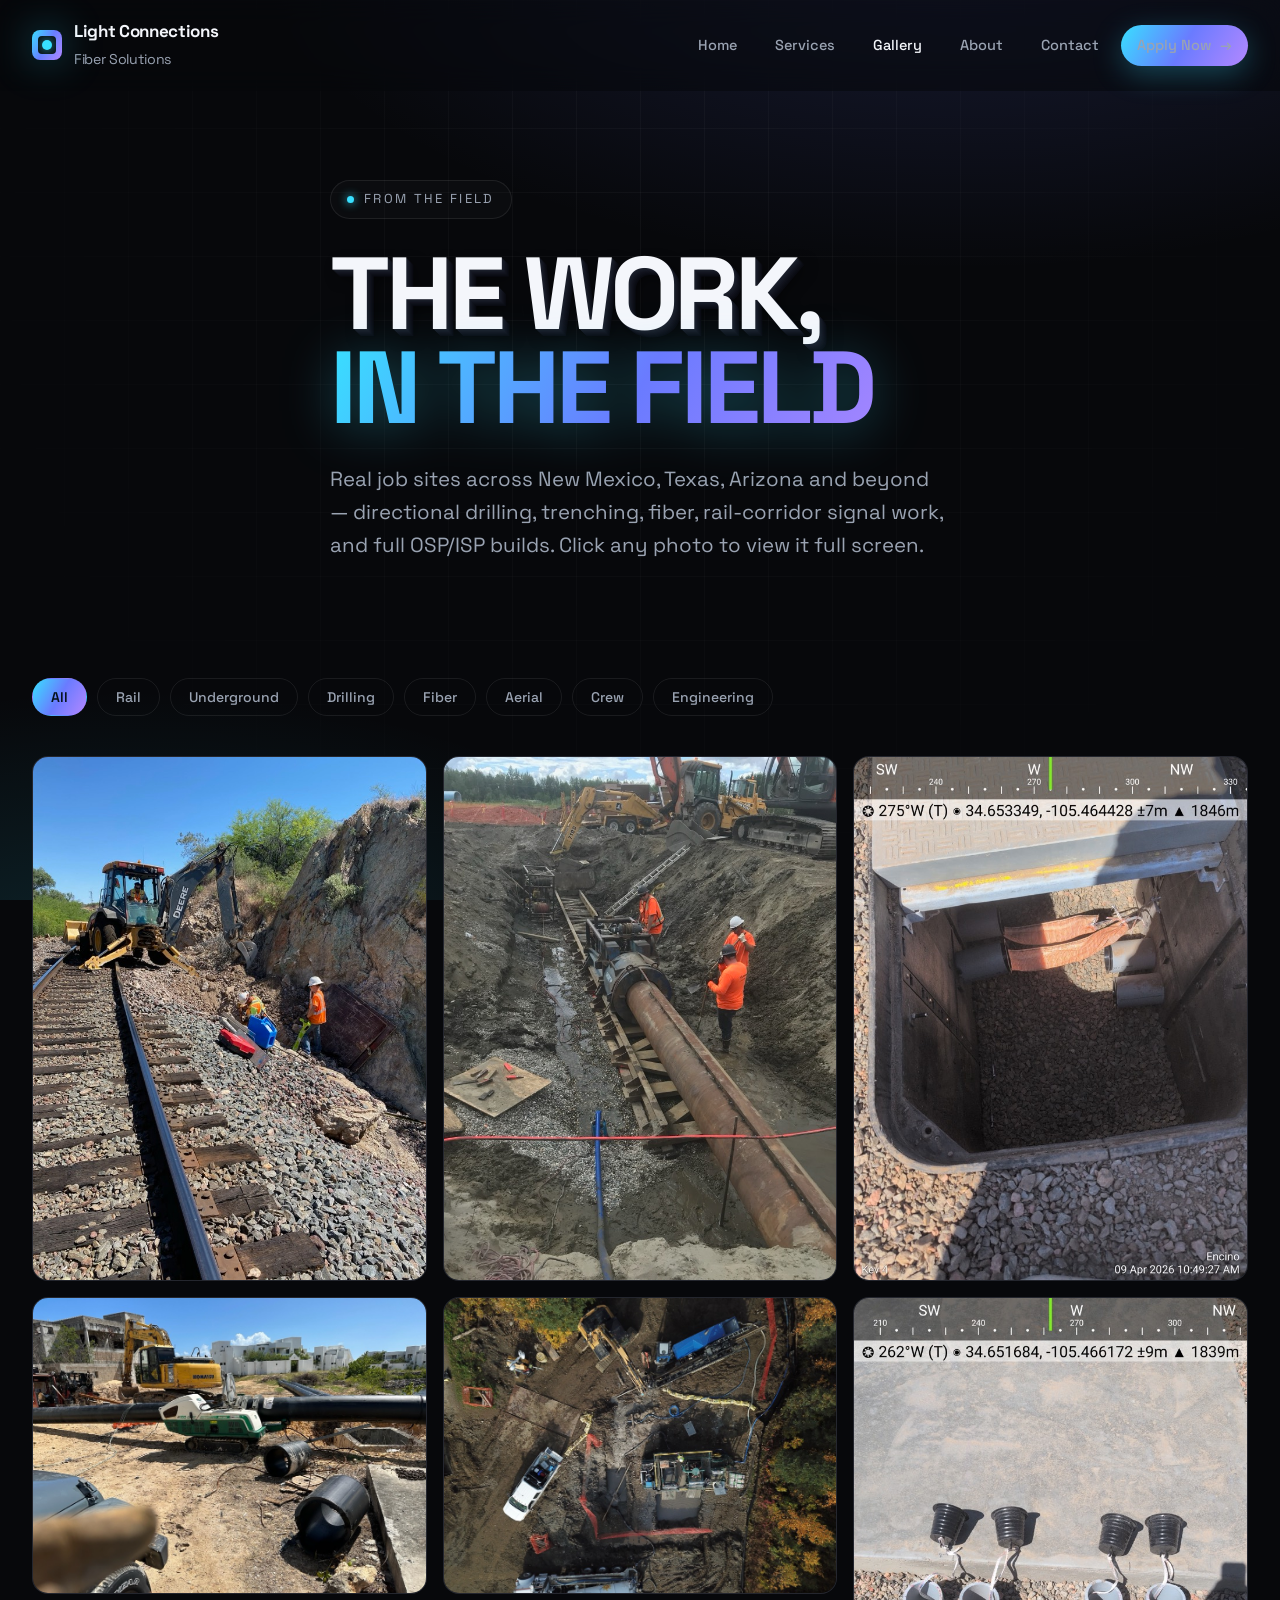
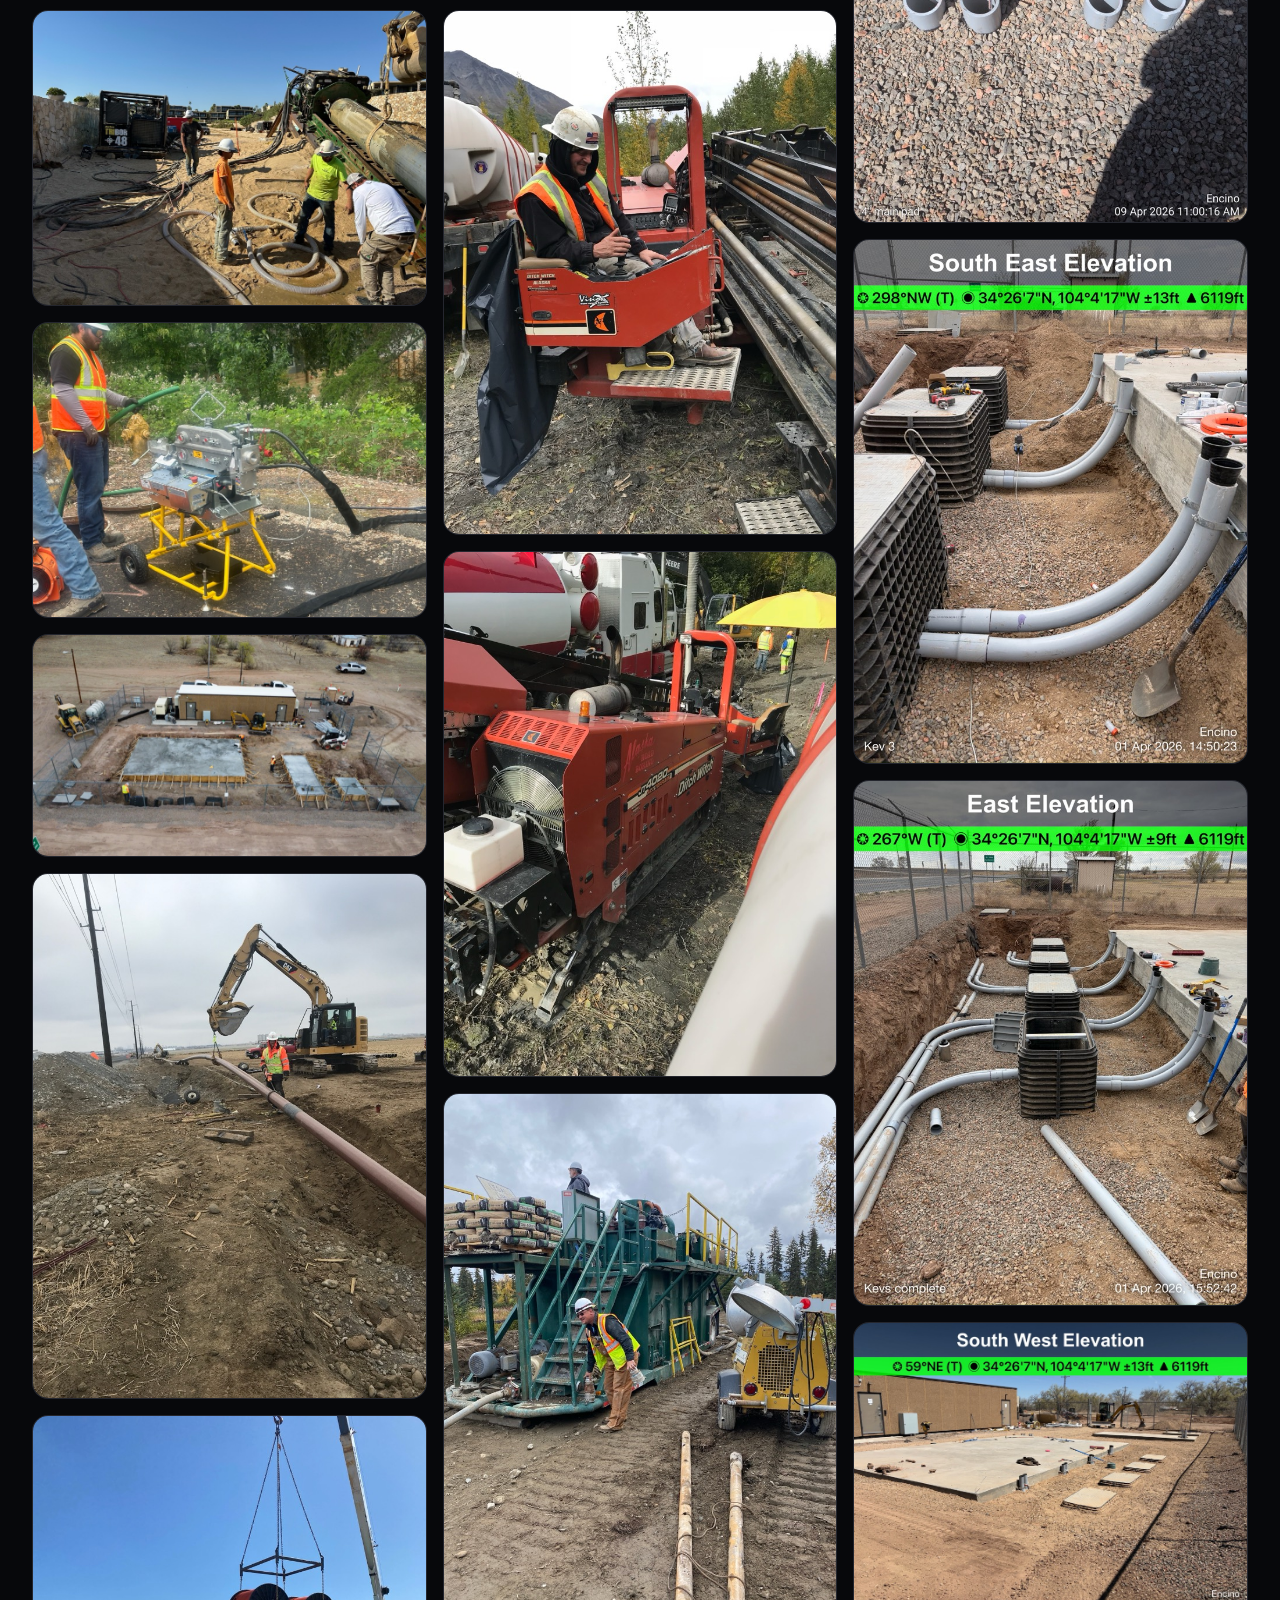
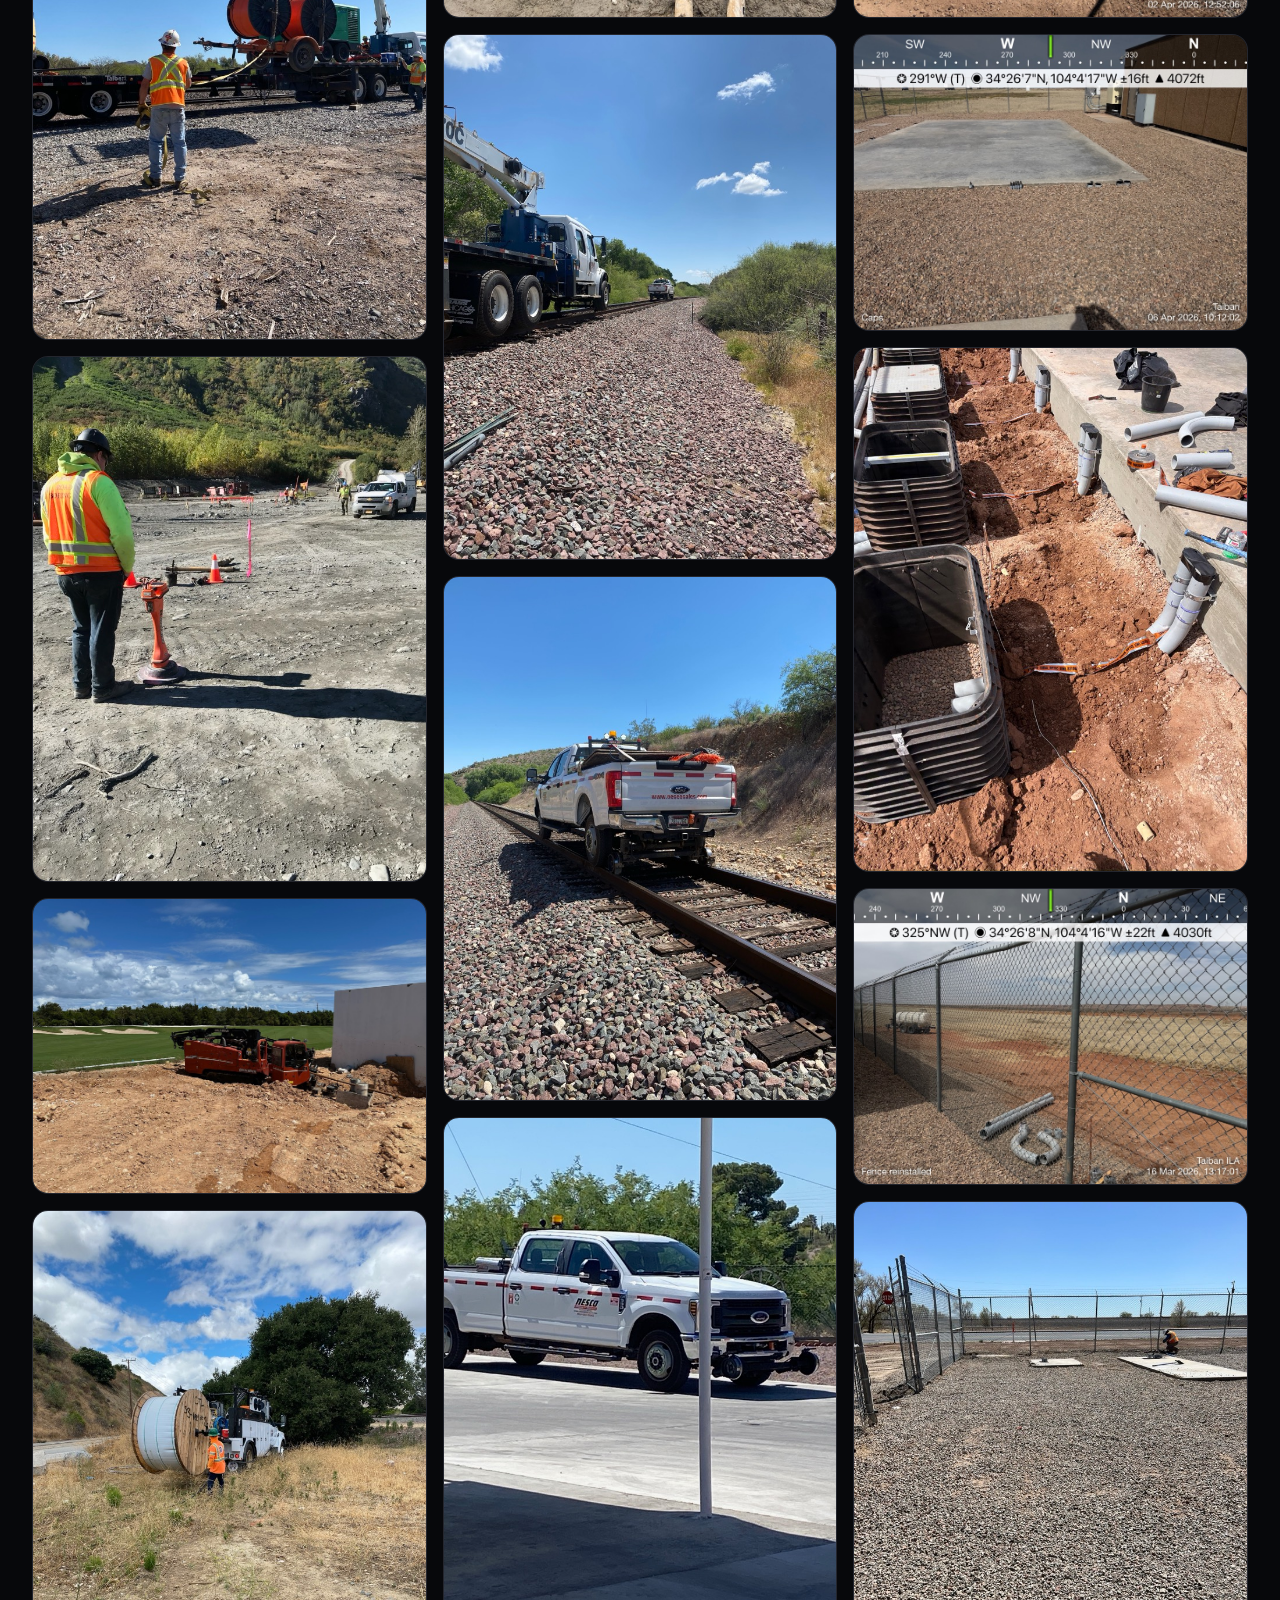
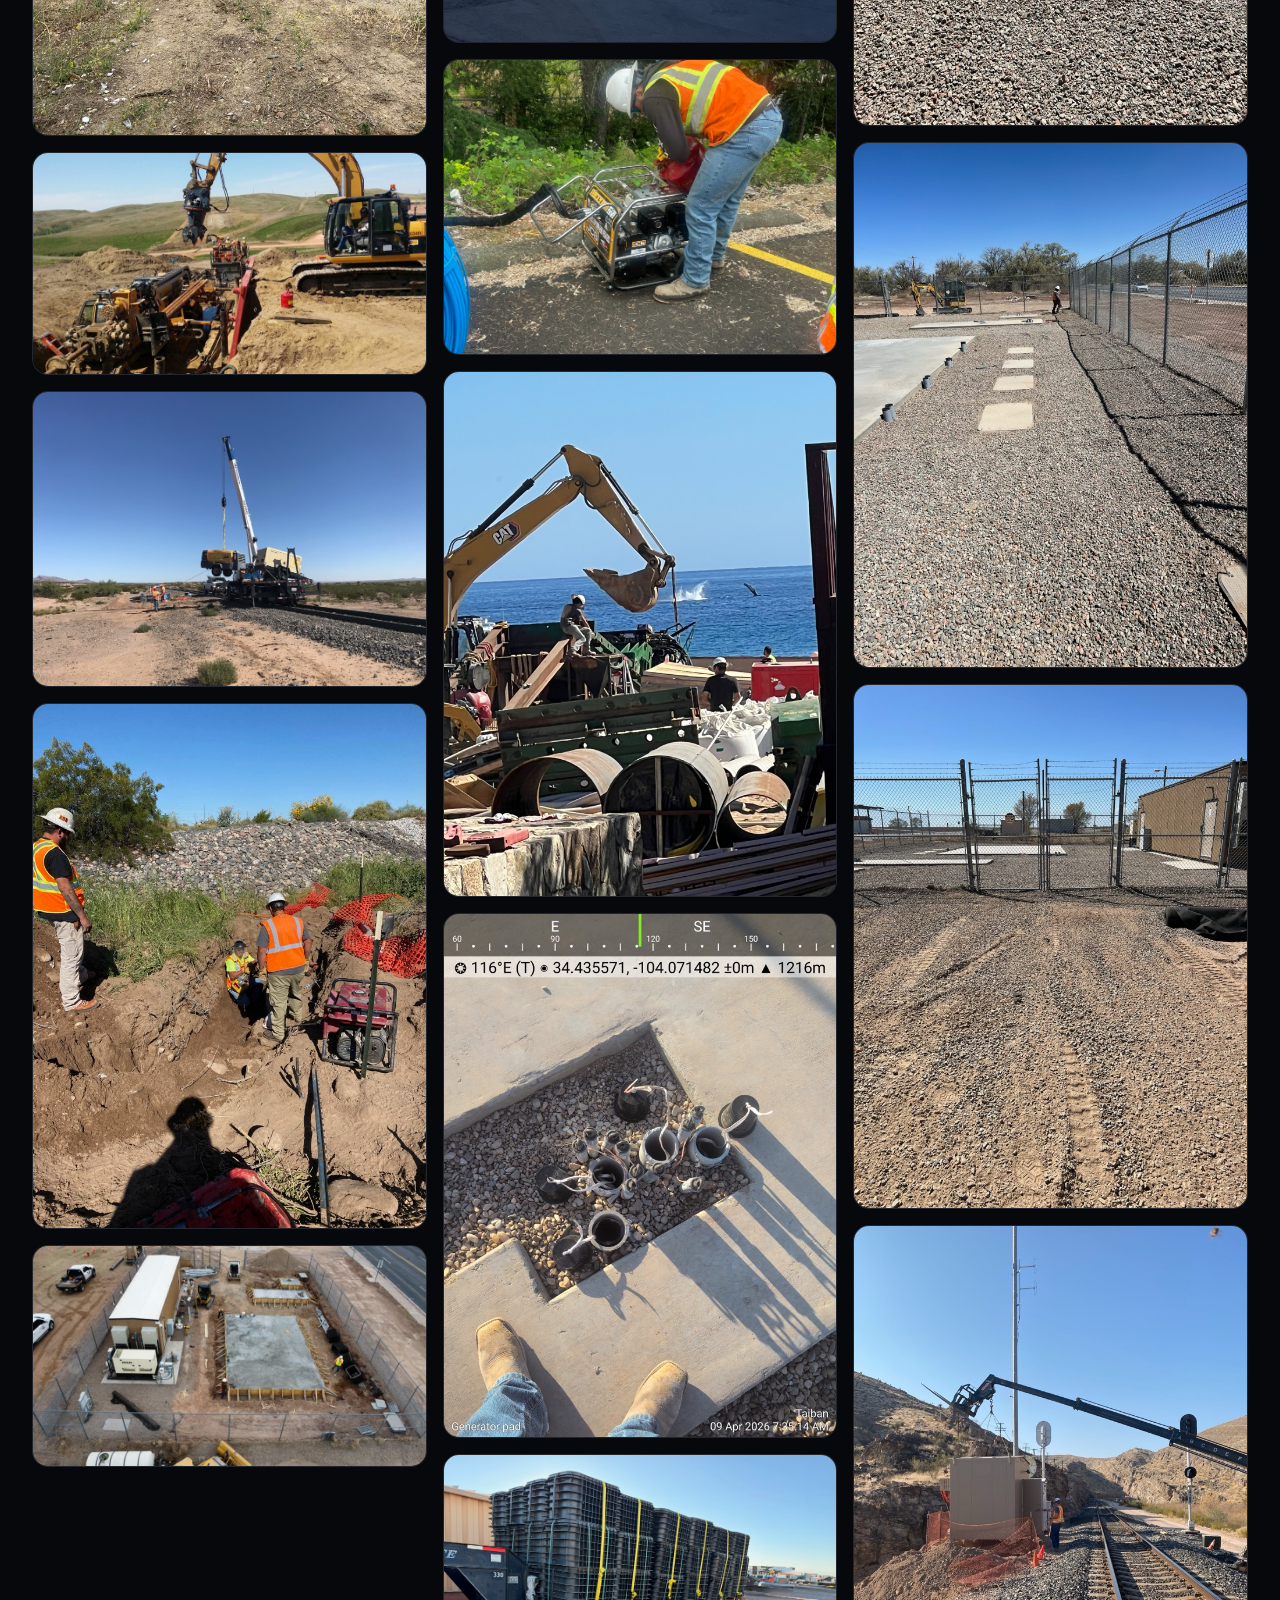
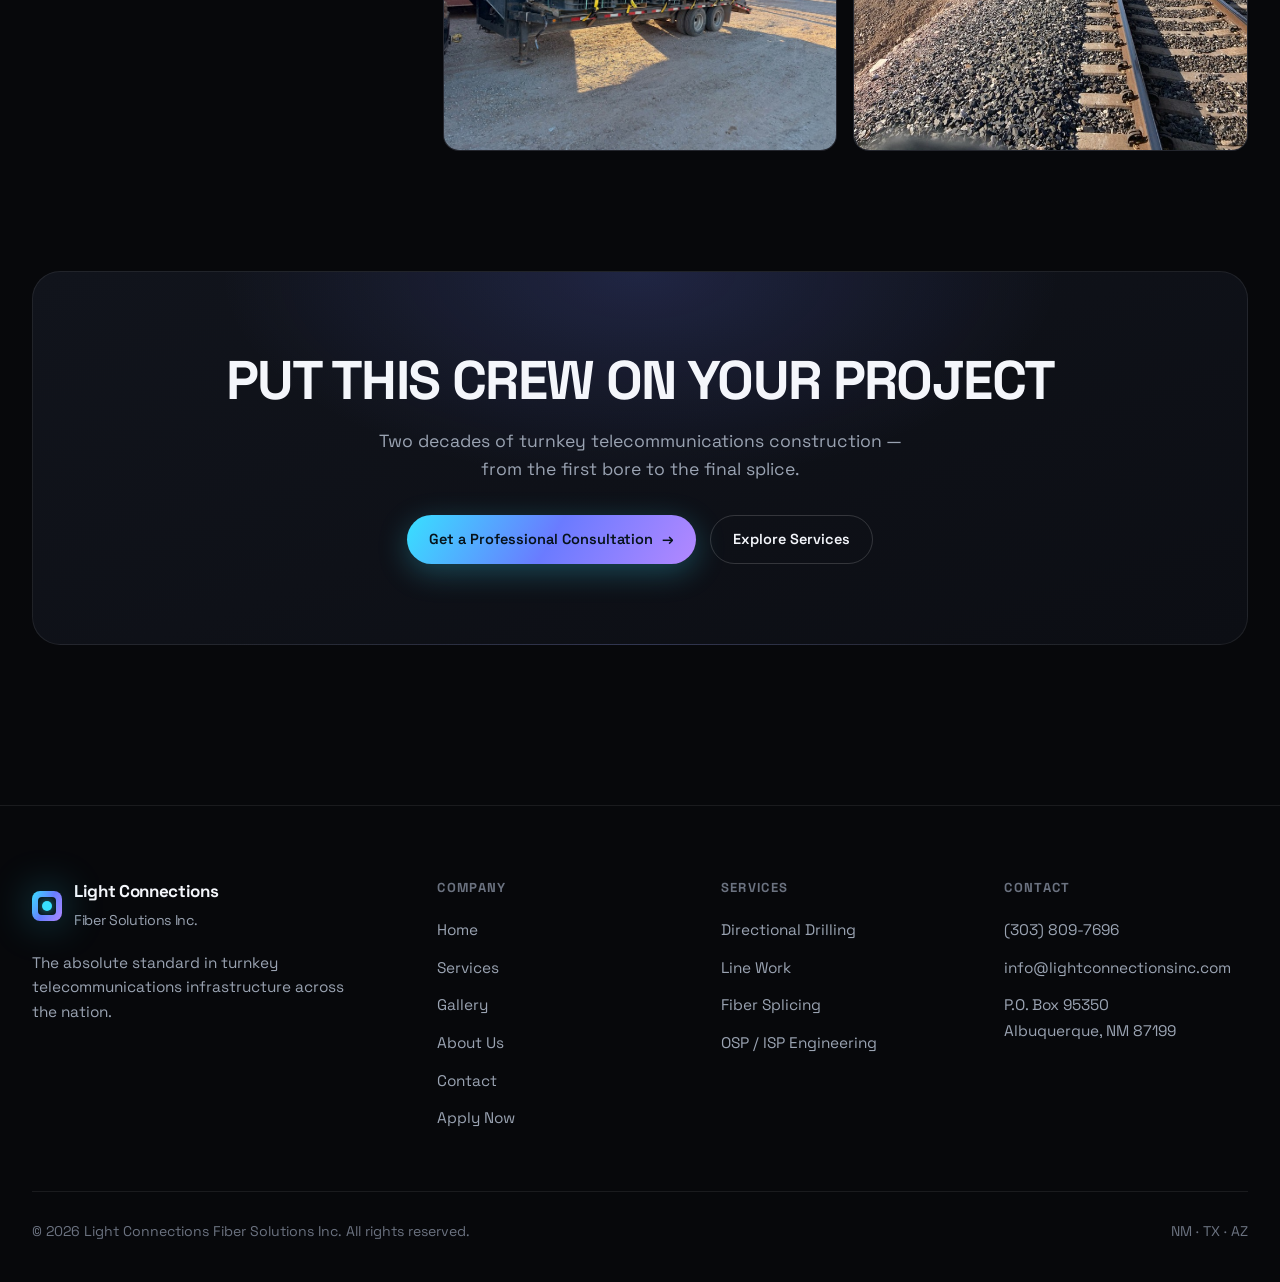
<file: gallery.html>
<!DOCTYPE html>
<html lang="en">
<head>
  <meta charset="UTF-8" />
  <meta name="viewport" content="width=device-width, initial-scale=1.0" />
  <title>Field Gallery — Light Connections Fiber Solutions</title>
  <meta name="description" content="On-site photography from Light Connections Fiber Solutions — directional drilling, trenching, fiber, rail-corridor signal work, and OSP/ISP builds across the Southwest." />
  <link rel="preconnect" href="https://fonts.googleapis.com" />
  <link rel="preconnect" href="https://fonts.gstatic.com" crossorigin />
  <link href="https://fonts.googleapis.com/css2?family=Space+Grotesk:wght@400;500;600;700&family=Inter:wght@400;500;600&display=swap" rel="stylesheet" />
  <link rel="stylesheet" href="css/style.css" />
</head>
<body>
  <div class="ambient"></div>

  <nav class="nav">
    <a href="index.html" class="brand"><span class="mark"></span><span>Light Connections<br><small>Fiber Solutions</small></span></a>
    <ul class="nav-links">
      <li><a href="index.html">Home</a></li>
      <li><a href="services.html">Services</a></li>
      <li><a href="gallery.html" class="active">Gallery</a></li>
      <li><a href="about.html">About</a></li>
      <li><a href="contact.html">Contact</a></li>
      <li><a href="apply.html" class="btn btn-primary">Apply Now <span class="arrow">→</span></a></li>
    </ul>
    <button class="menu-toggle" aria-label="Menu"><svg width="24" height="24" viewBox="0 0 24 24" fill="none" stroke="currentColor" stroke-width="2"><line x1="3" y1="6" x2="21" y2="6"/><line x1="3" y1="12" x2="21" y2="12"/><line x1="3" y1="18" x2="21" y2="18"/></svg></button>
  </nav>

  <header class="hero page-hero" style="min-height:auto">
    <div class="wrap">
      <span class="eyebrow reveal"><span class="dot"></span>From the Field</span>
      <div class="hero-3d reveal" data-delay="1">
        <h1 class="title-3d">
          <span class="line layer">The Work,</span>
          <span class="line grad">In the Field</span>
        </h1>
      </div>
      <p class="hero-sub reveal" data-delay="2">Real job sites across New Mexico, Texas, Arizona and beyond — directional drilling, trenching, fiber, rail-corridor signal work, and full OSP/ISP builds. Click any photo to view it full screen.</p>
    </div>
  </header>

  <section class="section" style="padding-top:20px">
    <div class="wrap">
      <div class="gallery-toolbar reveal" id="filters"></div>
      <div class="masonry" id="masonry"></div>
    </div>
  </section>

  <section class="section" style="padding-top:0">
    <div class="wrap">
      <div class="cta-band reveal">
        <h2>Put This Crew on Your Project</h2>
        <p>Two decades of turnkey telecommunications construction — from the first bore to the final splice.</p>
        <div class="cta-actions">
          <a href="contact.html" class="btn btn-primary">Get a Professional Consultation <span class="arrow">→</span></a>
          <a href="services.html" class="btn">Explore Services</a>
        </div>
      </div>
    </div>
  </section>

  <footer class="footer">
    <div class="wrap">
      <div class="footer-grid">
        <div><a href="index.html" class="brand"><span class="mark"></span><span>Light Connections<br><small>Fiber Solutions Inc.</small></span></a><p class="blurb">The absolute standard in turnkey telecommunications infrastructure across the nation.</p></div>
        <div><h4>Company</h4><ul><li><a href="index.html">Home</a></li><li><a href="services.html">Services</a></li><li><a href="gallery.html">Gallery</a></li><li><a href="about.html">About Us</a></li><li><a href="contact.html">Contact</a></li><li><a href="apply.html">Apply Now</a></li></ul></div>
        <div><h4>Services</h4><ul><li><a href="services.html">Directional Drilling</a></li><li><a href="services.html">Line Work</a></li><li><a href="services.html">Fiber Splicing</a></li><li><a href="services.html">OSP / ISP Engineering</a></li></ul></div>
        <div><h4>Contact</h4><ul><li><a href="tel:+13038097696" class="ct">(303) 809-7696</a></li><li><a href="mailto:info@lightconnectionsinc.com" class="ct">info@lightconnectionsinc.com</a></li><li><span class="ct">P.O. Box 95350<br>Albuquerque, NM 87199</span></li></ul></div>
      </div>
      <div class="footer-bottom"><span>© 2026 Light Connections Fiber Solutions Inc. All rights reserved.</span><span>NM · TX · AZ</span></div>
    </div>
  </footer>

  <script src="js/main.js"></script>
</body>
</html>
</file>
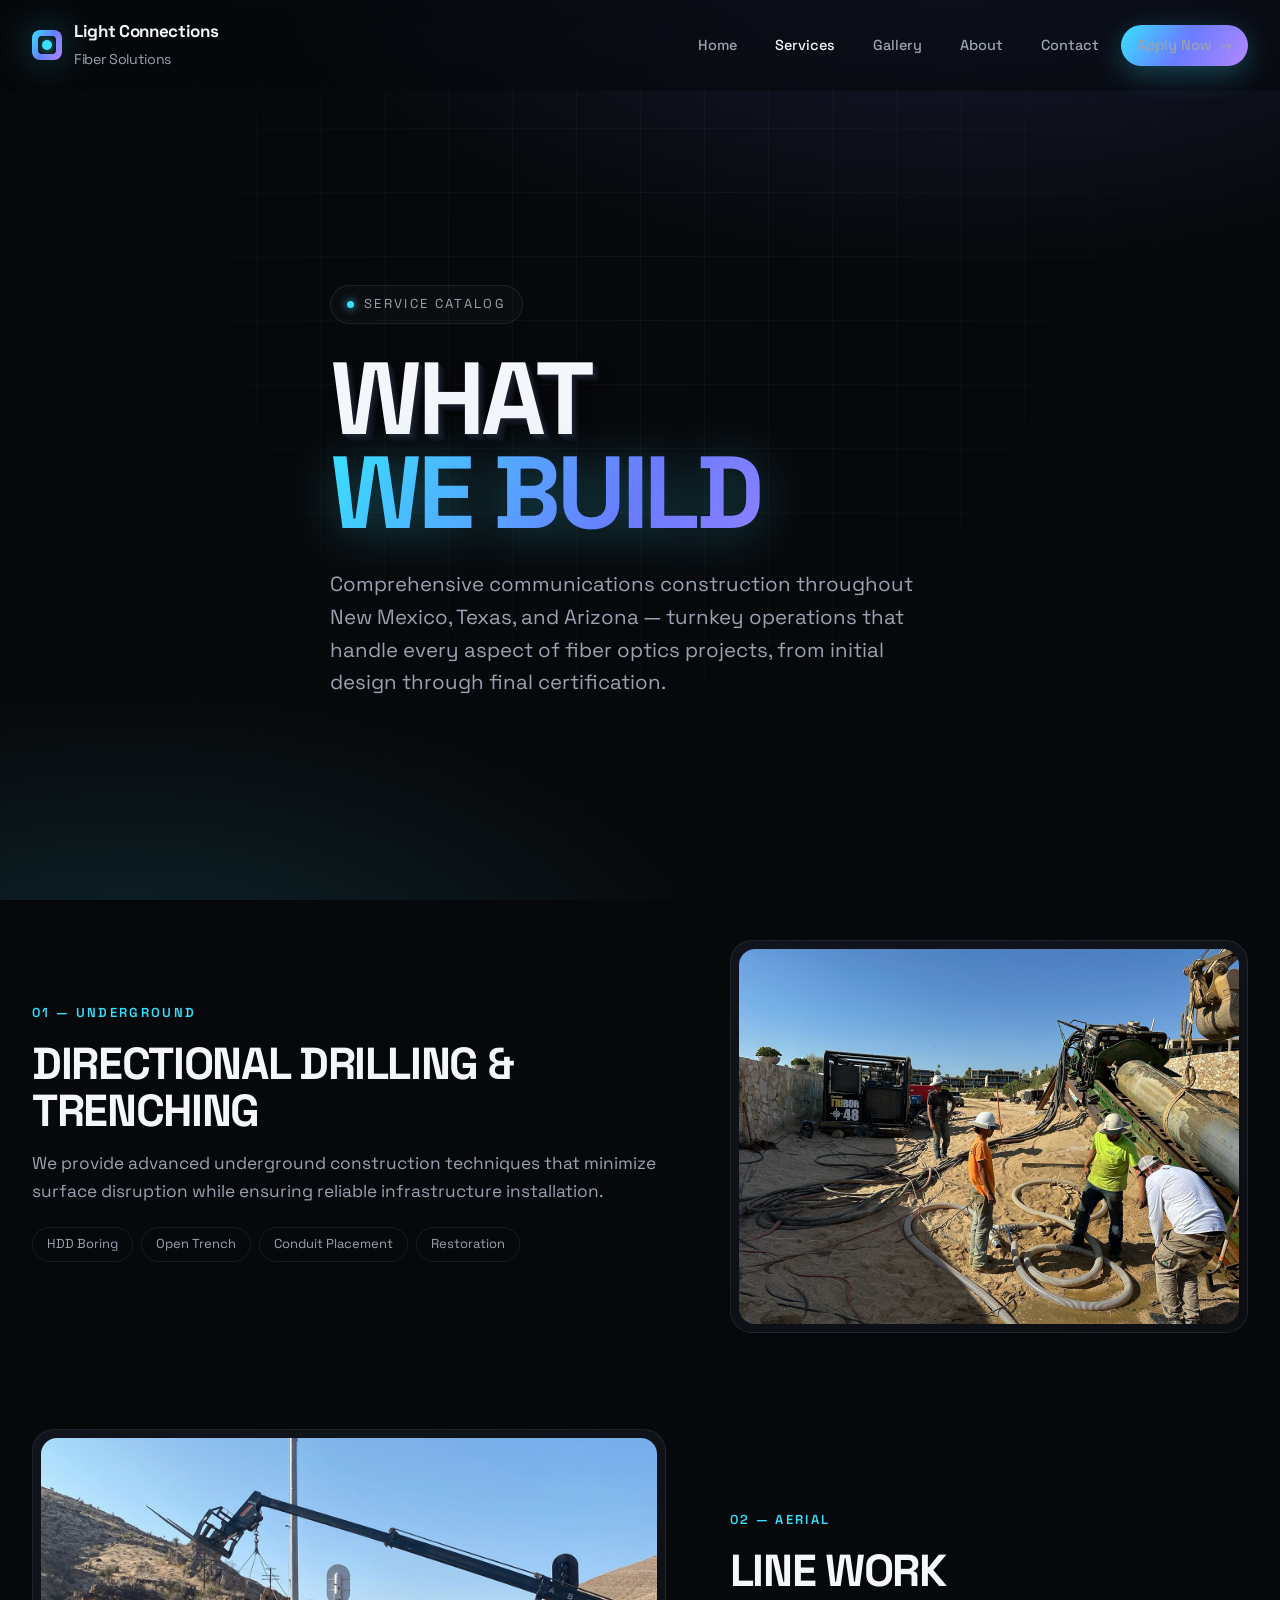
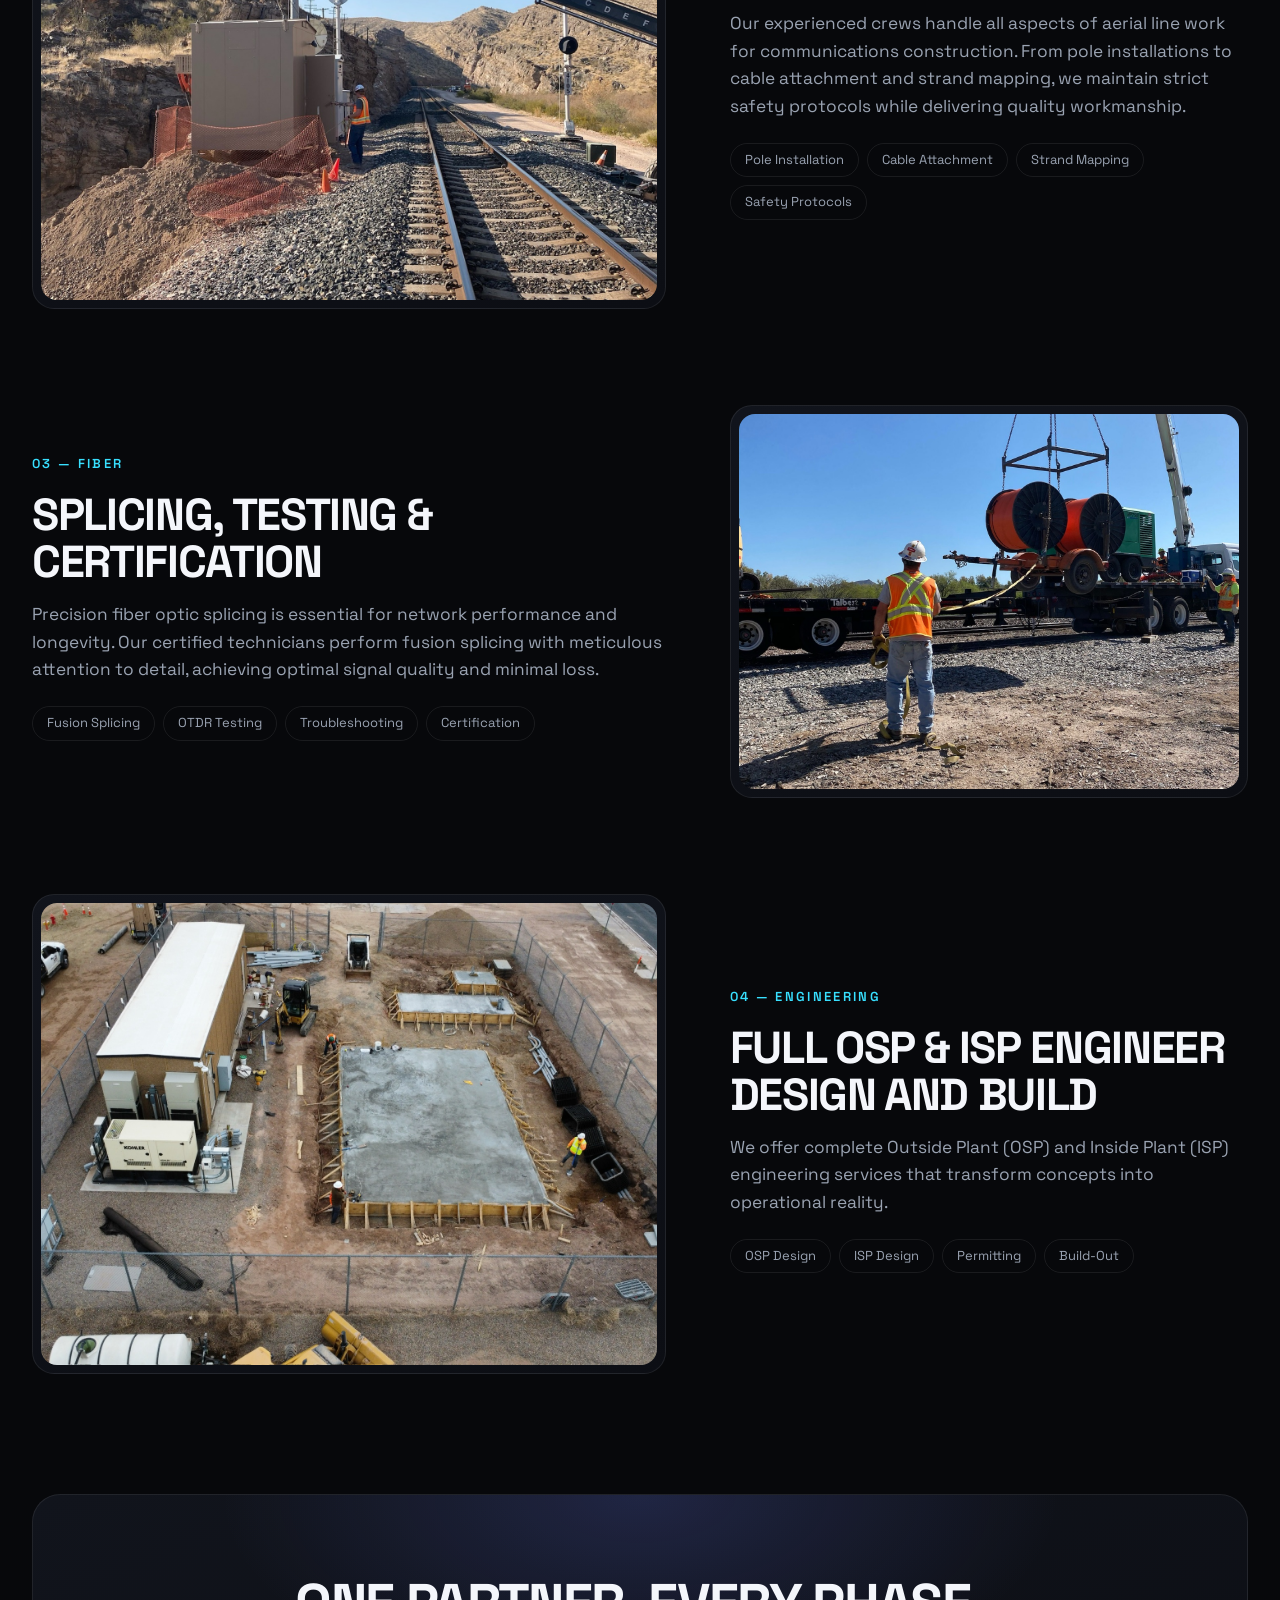
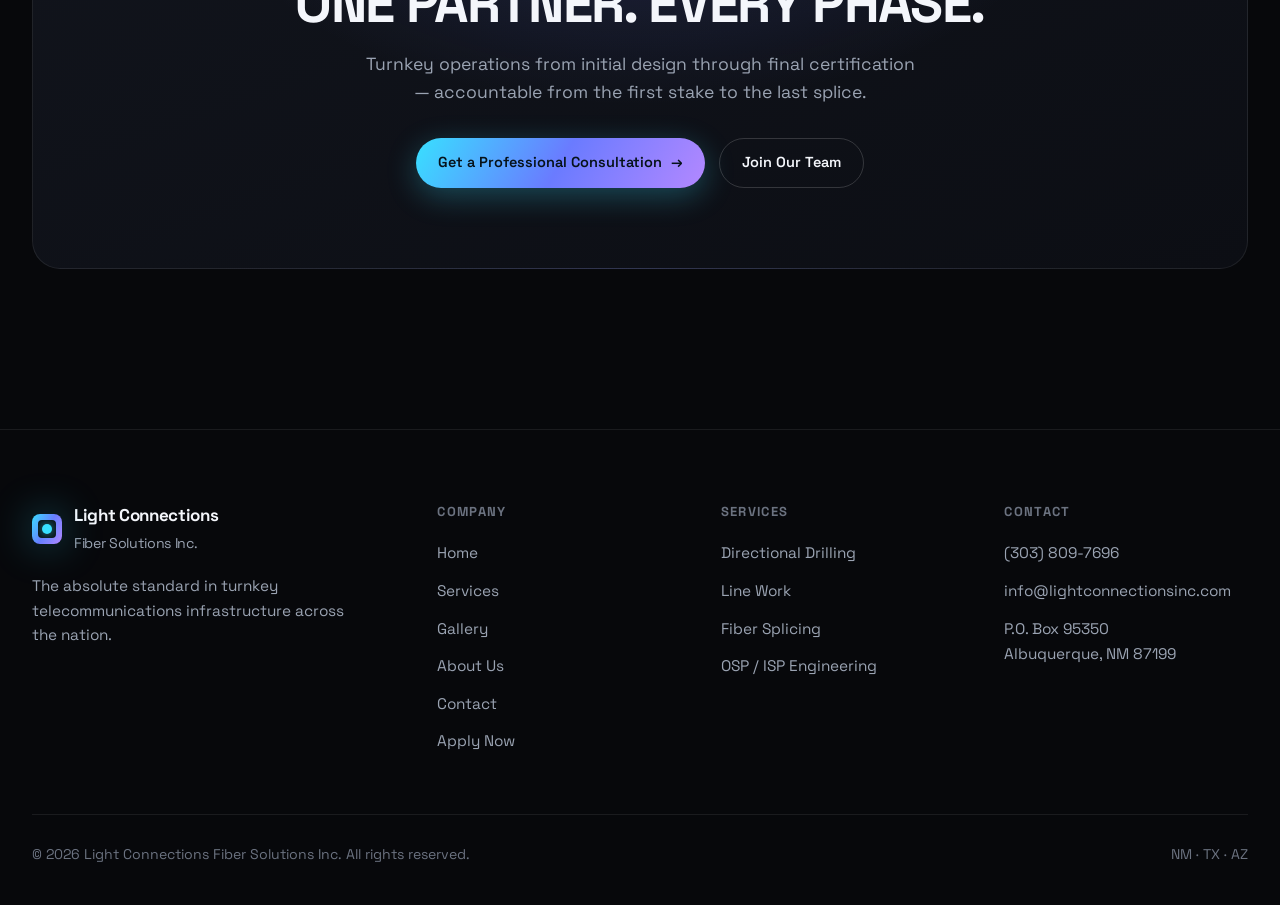
<file: services.html>
<!DOCTYPE html>
<html lang="en">
<head>
  <meta charset="UTF-8" />
  <meta name="viewport" content="width=device-width, initial-scale=1.0" />
  <title>Services — Light Connections Fiber Solutions</title>
  <meta name="description" content="Comprehensive communications construction services across New Mexico, Texas, and Arizona — directional drilling, line work, fiber splicing, and OSP/ISP engineering." />
  <link rel="preconnect" href="https://fonts.googleapis.com" />
  <link rel="preconnect" href="https://fonts.gstatic.com" crossorigin />
  <link href="https://fonts.googleapis.com/css2?family=Space+Grotesk:wght@400;500;600;700&family=Inter:wght@400;500;600&display=swap" rel="stylesheet" />
  <link rel="stylesheet" href="css/style.css" />
</head>
<body>
  <div class="ambient"></div>

  <nav class="nav">
    <a href="index.html" class="brand"><span class="mark"></span><span>Light Connections<br><small>Fiber Solutions</small></span></a>
    <ul class="nav-links">
      <li><a href="index.html">Home</a></li>
      <li><a href="services.html" class="active">Services</a></li>
      <li><a href="gallery.html">Gallery</a></li>
      <li><a href="about.html">About</a></li>
      <li><a href="contact.html">Contact</a></li>
      <li><a href="apply.html" class="btn btn-primary">Apply Now <span class="arrow">→</span></a></li>
    </ul>
    <button class="menu-toggle" aria-label="Menu"><svg width="24" height="24" viewBox="0 0 24 24" fill="none" stroke="currentColor" stroke-width="2"><line x1="3" y1="6" x2="21" y2="6"/><line x1="3" y1="12" x2="21" y2="12"/><line x1="3" y1="18" x2="21" y2="18"/></svg></button>
  </nav>

  <header class="hero page-hero">
    <div class="wrap">
      <span class="eyebrow reveal"><span class="dot"></span>Service Catalog</span>
      <div class="hero-3d reveal" data-delay="1">
        <h1 class="title-3d">
          <span class="line layer">What</span>
          <span class="line grad">We Build</span>
        </h1>
      </div>
      <p class="hero-sub reveal" data-delay="2">Comprehensive communications construction throughout New Mexico, Texas, and Arizona — turnkey operations that handle every aspect of fiber optics projects, from initial design through final certification.</p>
    </div>
  </header>

  <section class="section" style="padding-top:40px">
    <div class="wrap">
      <!-- 01 -->
      <div class="split reveal" style="margin-bottom:96px">
        <div>
          <span class="kicker">01 — Underground</span>
          <h2 style="font-size:clamp(1.7rem,4vw,2.8rem);font-weight:700;letter-spacing:-.03em;text-transform:uppercase;line-height:1.05">Directional Drilling &amp; Trenching</h2>
          <p style="color:var(--muted);margin-top:16px;font-size:1.08rem">We provide advanced underground construction techniques that minimize surface disruption while ensuring reliable infrastructure installation.</p>
          <div style="margin-top:22px"><span class="tag-pill">HDD Boring</span><span class="tag-pill">Open Trench</span><span class="tag-pill">Conduit Placement</span><span class="tag-pill">Restoration</span></div>
        </div>
        <div class="panel media" data-delay="1"><img class="viz-img" loading="lazy" src="assets/gallery/full/photo-03.jpg" alt="Directional drill rig working the bore pit"></div>
      </div>

      <!-- 02 -->
      <div class="split reveal" style="margin-bottom:96px">
        <div class="panel media" data-delay="1"><img class="viz-img" loading="lazy" src="assets/gallery/full/photo-38.jpg" alt="Setting a signal cabinet on a rail corridor"></div>
        <div>
          <span class="kicker">02 — Aerial</span>
          <h2 style="font-size:clamp(1.7rem,4vw,2.8rem);font-weight:700;letter-spacing:-.03em;text-transform:uppercase;line-height:1.05">Line Work</h2>
          <p style="color:var(--muted);margin-top:16px;font-size:1.08rem">Our experienced crews handle all aspects of aerial line work for communications construction. From pole installations to cable attachment and strand mapping, we maintain strict safety protocols while delivering quality workmanship.</p>
          <div style="margin-top:22px"><span class="tag-pill">Pole Installation</span><span class="tag-pill">Cable Attachment</span><span class="tag-pill">Strand Mapping</span><span class="tag-pill">Safety Protocols</span></div>
        </div>
      </div>

      <!-- 03 -->
      <div class="split reveal" style="margin-bottom:96px">
        <div>
          <span class="kicker">03 — Fiber</span>
          <h2 style="font-size:clamp(1.7rem,4vw,2.8rem);font-weight:700;letter-spacing:-.03em;text-transform:uppercase;line-height:1.05">Splicing, Testing &amp; Certification</h2>
          <p style="color:var(--muted);margin-top:16px;font-size:1.08rem">Precision fiber optic splicing is essential for network performance and longevity. Our certified technicians perform fusion splicing with meticulous attention to detail, achieving optimal signal quality and minimal loss.</p>
          <div style="margin-top:22px"><span class="tag-pill">Fusion Splicing</span><span class="tag-pill">OTDR Testing</span><span class="tag-pill">Troubleshooting</span><span class="tag-pill">Certification</span></div>
        </div>
        <div class="panel media" data-delay="1"><img class="viz-img" loading="lazy" src="assets/gallery/full/photo-07.jpg" alt="Craning fiber reels onto transport"></div>
      </div>

      <!-- 04 -->
      <div class="split reveal">
        <div class="panel media" data-delay="1"><img class="viz-img" loading="lazy" src="assets/gallery/full/photo-14.jpg" alt="Aerial view of an OSP/ISP equipment compound build"></div>
        <div>
          <span class="kicker">04 — Engineering</span>
          <h2 style="font-size:clamp(1.7rem,4vw,2.8rem);font-weight:700;letter-spacing:-.03em;text-transform:uppercase;line-height:1.05">Full OSP &amp; ISP Engineer Design and Build</h2>
          <p style="color:var(--muted);margin-top:16px;font-size:1.08rem">We offer complete Outside Plant (OSP) and Inside Plant (ISP) engineering services that transform concepts into operational reality.</p>
          <div style="margin-top:22px"><span class="tag-pill">OSP Design</span><span class="tag-pill">ISP Design</span><span class="tag-pill">Permitting</span><span class="tag-pill">Build-Out</span></div>
        </div>
      </div>
    </div>
  </section>

  <section class="section" style="padding-top:0">
    <div class="wrap">
      <div class="cta-band reveal">
        <h2>One Partner. Every Phase.</h2>
        <p>Turnkey operations from initial design through final certification — accountable from the first stake to the last splice.</p>
        <div class="cta-actions">
          <a href="contact.html" class="btn btn-primary">Get a Professional Consultation <span class="arrow">→</span></a>
          <a href="apply.html" class="btn">Join Our Team</a>
        </div>
      </div>
    </div>
  </section>

  <footer class="footer">
    <div class="wrap">
      <div class="footer-grid">
        <div>
          <a href="index.html" class="brand"><span class="mark"></span><span>Light Connections<br><small>Fiber Solutions Inc.</small></span></a>
          <p class="blurb">The absolute standard in turnkey telecommunications infrastructure across the nation.</p>
        </div>
        <div><h4>Company</h4><ul><li><a href="index.html">Home</a></li><li><a href="services.html">Services</a></li><li><a href="gallery.html">Gallery</a></li><li><a href="about.html">About Us</a></li><li><a href="contact.html">Contact</a></li><li><a href="apply.html">Apply Now</a></li></ul></div>
        <div><h4>Services</h4><ul><li><a href="services.html">Directional Drilling</a></li><li><a href="services.html">Line Work</a></li><li><a href="services.html">Fiber Splicing</a></li><li><a href="services.html">OSP / ISP Engineering</a></li></ul></div>
        <div><h4>Contact</h4><ul><li><a href="tel:+13038097696" class="ct">(303) 809-7696</a></li><li><a href="mailto:info@lightconnectionsinc.com" class="ct">info@lightconnectionsinc.com</a></li><li><span class="ct">P.O. Box 95350<br>Albuquerque, NM 87199</span></li></ul></div>
      </div>
      <div class="footer-bottom"><span>© 2026 Light Connections Fiber Solutions Inc. All rights reserved.</span><span>NM · TX · AZ</span></div>
    </div>
  </footer>

  <script src="js/main.js"></script>
</body>
</html>
</file>
<file: css/style.css>
/* ============================================================
   Light Connections Fiber Solutions — Design System
   Modern monochrome, 3D type, light-beam accents
   ============================================================ */

:root {
  --bg: #07080b;
  --bg-2: #0c0e14;
  --surface: #11141c;
  --surface-2: #161a24;
  --line: rgba(255, 255, 255, 0.08);
  --line-strong: rgba(255, 255, 255, 0.16);
  --text: #f4f6fb;
  --muted: #9aa3b2;
  --muted-2: #6b7280;
  --accent: #38e0ff;
  --accent-2: #6a7bff;
  --accent-3: #b388ff;
  --glow: 0 0 40px rgba(56, 224, 255, 0.35);
  --grad: linear-gradient(120deg, #38e0ff 0%, #6a7bff 50%, #b388ff 100%);
  --maxw: 1280px;
  --ease: cubic-bezier(0.16, 1, 0.3, 1);
  --font: "Space Grotesk", "Inter", -apple-system, BlinkMacSystemFont, "Segoe UI", sans-serif;
}

* { margin: 0; padding: 0; box-sizing: border-box; }

html { scroll-behavior: smooth; -webkit-font-smoothing: antialiased; }

body {
  font-family: var(--font);
  background: var(--bg);
  color: var(--text);
  line-height: 1.6;
  overflow-x: hidden;
  position: relative;
}

/* Ambient animated background */
.ambient {
  position: fixed;
  inset: 0;
  z-index: -2;
  background:
    radial-gradient(1200px 600px at 75% -10%, rgba(106, 123, 255, 0.18), transparent 60%),
    radial-gradient(1000px 500px at 10% 110%, rgba(56, 224, 255, 0.14), transparent 60%),
    var(--bg);
}
.ambient::after {
  content: "";
  position: absolute;
  inset: 0;
  background-image:
    linear-gradient(var(--line) 1px, transparent 1px),
    linear-gradient(90deg, var(--line) 1px, transparent 1px);
  background-size: 64px 64px;
  mask-image: radial-gradient(circle at 50% 30%, black, transparent 80%);
  -webkit-mask-image: radial-gradient(circle at 50% 30%, black, transparent 80%);
  opacity: 0.5;
}

a { color: inherit; text-decoration: none; }
img { max-width: 100%; display: block; }

.wrap { max-width: var(--maxw); margin: 0 auto; padding: 0 32px; }

/* ---------------- Navigation ---------------- */
.nav {
  position: fixed;
  top: 0; left: 0; right: 0;
  z-index: 100;
  display: flex;
  align-items: center;
  justify-content: space-between;
  padding: 18px 32px;
  backdrop-filter: blur(14px);
  -webkit-backdrop-filter: blur(14px);
  background: rgba(7, 8, 11, 0.55);
  border-bottom: 1px solid transparent;
  transition: border-color 0.4s var(--ease), background 0.4s var(--ease), padding 0.4s var(--ease);
}
.nav.scrolled {
  border-bottom-color: var(--line);
  background: rgba(7, 8, 11, 0.82);
  padding: 12px 32px;
}
.brand {
  display: flex;
  align-items: center;
  gap: 12px;
  font-weight: 700;
  letter-spacing: -0.02em;
  font-size: 17px;
}
.brand .mark {
  width: 30px; height: 30px;
  border-radius: 8px;
  background: var(--grad);
  position: relative;
  box-shadow: var(--glow);
  flex: none;
}
.brand .mark::after {
  content: "";
  position: absolute;
  inset: 6px;
  border-radius: 4px;
  background: var(--bg);
}
.brand .mark::before {
  content: "";
  position: absolute;
  left: 50%; top: 50%;
  transform: translate(-50%, -50%);
  width: 10px; height: 10px;
  border-radius: 50%;
  background: var(--accent);
  box-shadow: 0 0 12px var(--accent);
  z-index: 1;
}
.brand small { color: var(--muted); font-weight: 400; }

.nav-links {
  display: flex;
  align-items: center;
  gap: 6px;
  list-style: none;
}
.nav-links a {
  padding: 9px 16px;
  border-radius: 100px;
  font-size: 14.5px;
  font-weight: 500;
  color: var(--muted);
  transition: color 0.25s, background 0.25s;
}
.nav-links a:hover { color: var(--text); background: rgba(255,255,255,0.06); }
.nav-links a.active { color: var(--text); }

.btn {
  display: inline-flex;
  align-items: center;
  gap: 9px;
  padding: 12px 22px;
  border-radius: 100px;
  font-weight: 600;
  font-size: 14.5px;
  font-family: var(--font);
  cursor: pointer;
  border: 1px solid var(--line-strong);
  background: transparent;
  color: var(--text);
  transition: transform 0.25s var(--ease), background 0.25s, box-shadow 0.3s, border-color 0.25s;
}
.btn:hover { transform: translateY(-2px); border-color: var(--accent); }
.btn-primary {
  background: var(--grad);
  color: #06121a;
  border: none;
  box-shadow: 0 8px 30px rgba(56, 224, 255, 0.28);
}
.btn-primary:hover { box-shadow: 0 12px 44px rgba(106, 123, 255, 0.45); }
.btn .arrow { transition: transform 0.25s var(--ease); }
.btn:hover .arrow { transform: translateX(4px); }

.menu-toggle { display: none; background: none; border: none; color: var(--text); cursor: pointer; padding: 8px; }

/* ---------------- Hero / 3D type ---------------- */
.hero {
  min-height: 100vh;
  display: flex;
  flex-direction: column;
  justify-content: center;
  padding: 140px 0 80px;
  position: relative;
}
.eyebrow {
  display: inline-flex;
  align-items: center;
  gap: 10px;
  font-size: 13px;
  letter-spacing: 0.18em;
  text-transform: uppercase;
  color: var(--muted);
  border: 1px solid var(--line);
  padding: 8px 16px;
  border-radius: 100px;
  width: fit-content;
  background: rgba(255,255,255,0.02);
}
.eyebrow .dot {
  width: 7px; height: 7px; border-radius: 50%;
  background: var(--accent);
  box-shadow: 0 0 10px var(--accent);
  animation: pulse 2s infinite;
}
@keyframes pulse { 0%,100%{opacity:1;transform:scale(1);} 50%{opacity:.4;transform:scale(.7);} }

/* The signature 3D extruded headline */
.hero-3d {
  perspective: 1000px;
  margin: 28px 0;
}
.title-3d {
  font-size: clamp(3rem, 9.5vw, 9.5rem);
  font-weight: 700;
  line-height: 0.92;
  letter-spacing: -0.04em;
  text-transform: uppercase;
  transform-style: preserve-3d;
  transition: transform 0.2s var(--ease);
  will-change: transform;
}
.title-3d .line { display: block; }
.title-3d .layer {
  color: var(--text);
  text-shadow:
    1px 1px 0 #1b1f2b,
    2px 2px 0 #181c27,
    3px 3px 0 #151823,
    4px 4px 0 #12141e,
    5px 5px 0 #0f111a,
    6px 6px 0 #0c0e16,
    7px 7px 0 #0a0b12,
    8px 8px 14px rgba(0,0,0,0.55);
}
.title-3d .grad {
  background: var(--grad);
  -webkit-background-clip: text;
  background-clip: text;
  -webkit-text-fill-color: transparent;
  filter: drop-shadow(0 6px 26px rgba(56,224,255,0.35));
}

.hero-sub {
  max-width: 620px;
  font-size: clamp(1.05rem, 1.6vw, 1.3rem);
  color: var(--muted);
  margin: 8px 0 36px;
}
.hero-actions { display: flex; gap: 14px; flex-wrap: wrap; }

.hero-stats {
  display: flex;
  gap: 56px;
  margin-top: 72px;
  flex-wrap: wrap;
  border-top: 1px solid var(--line);
  padding-top: 32px;
}
.stat .num {
  font-size: clamp(2.2rem, 4vw, 3.4rem);
  font-weight: 700;
  letter-spacing: -0.03em;
  background: var(--grad);
  -webkit-background-clip: text; background-clip: text;
  -webkit-text-fill-color: transparent;
}
.stat .lbl { color: var(--muted); font-size: 14px; letter-spacing: 0.04em; }

/* ---------------- Sections ---------------- */
section { position: relative; }
.section { padding: 120px 0; }
.section-head { max-width: 720px; margin-bottom: 64px; }
.kicker {
  font-size: 13px; letter-spacing: 0.18em; text-transform: uppercase;
  color: var(--accent); font-weight: 600; margin-bottom: 16px; display: block;
}
.section-head h2 {
  font-size: clamp(2rem, 5vw, 3.6rem);
  font-weight: 700; letter-spacing: -0.03em; line-height: 1.04;
  text-transform: uppercase;
}
.section-head p { color: var(--muted); font-size: 1.1rem; margin-top: 18px; }

/* ---------------- 3D tilt cards ---------------- */
.cards { display: grid; grid-template-columns: repeat(3, 1fr); gap: 22px; }
.cards.two { grid-template-columns: repeat(2, 1fr); }

.card {
  position: relative;
  padding: 34px 30px 30px;
  border-radius: 20px;
  background: linear-gradient(160deg, var(--surface), var(--bg-2));
  border: 1px solid var(--line);
  transform-style: preserve-3d;
  transition: transform 0.25s var(--ease), border-color 0.3s, box-shadow 0.3s;
  overflow: hidden;
  will-change: transform;
}
.card::before {
  content: "";
  position: absolute;
  inset: 0;
  background: radial-gradient(400px circle at var(--mx, 50%) var(--my, 0%), rgba(56,224,255,0.12), transparent 45%);
  opacity: 0;
  transition: opacity 0.3s;
}
.card:hover { border-color: var(--line-strong); box-shadow: 0 30px 60px rgba(0,0,0,0.4); }
.card:hover::before { opacity: 1; }
.card .num-tag {
  font-size: 13px; color: var(--muted-2); font-weight: 600;
  letter-spacing: 0.1em; transform: translateZ(20px);
}
/* photo header inside a card */
.card.has-img { padding-top: 0; }
.card .card-img {
  margin: -34px -30px 0; height: 190px; overflow: hidden;
  border-bottom: 1px solid var(--line); position: relative;
}
.card .card-img img {
  width: 100%; height: 100%; object-fit: cover; display: block;
  transition: transform 0.6s var(--ease); transform: scale(1.02);
}
.card.has-img:hover .card-img img { transform: scale(1.1); }
.card .card-img::after {
  content: ""; position: absolute; inset: 0;
  background: linear-gradient(0deg, var(--surface) 2%, transparent 55%);
}
.card.has-img .num-tag { position: absolute; top: 16px; left: 30px; z-index: 2; color: #fff; text-shadow: 0 1px 6px rgba(0,0,0,.6); }
.card.has-img .ico { margin-top: 20px; }
.card.has-img .body { padding-top: 4px; }
.card .ico {
  width: 52px; height: 52px; border-radius: 13px;
  display: grid; place-items: center;
  background: rgba(56,224,255,0.08);
  border: 1px solid var(--line);
  margin: 16px 0 22px;
  color: var(--accent);
  transform: translateZ(40px);
}
.card h3 {
  font-size: 1.35rem; font-weight: 600; letter-spacing: -0.02em;
  margin-bottom: 12px; transform: translateZ(30px);
}
.card p { color: var(--muted); font-size: 0.98rem; transform: translateZ(15px); }

/* feature split */
.split { display: grid; grid-template-columns: 1.1fr 0.9fr; gap: 64px; align-items: center; }
.split .panel {
  border-radius: 22px;
  border: 1px solid var(--line);
  background: linear-gradient(160deg, var(--surface), var(--bg-2));
  padding: 8px;
  position: relative;
  overflow: hidden;
}
.viz {
  aspect-ratio: 4/3;
  border-radius: 16px;
  background:
    radial-gradient(circle at 30% 20%, rgba(56,224,255,0.18), transparent 50%),
    radial-gradient(circle at 80% 80%, rgba(179,136,255,0.16), transparent 50%),
    #0a0c12;
  position: relative;
  overflow: hidden;
}
.viz .beam {
  position: absolute;
  height: 2px; left: -20%; right: -20%;
  background: linear-gradient(90deg, transparent, var(--accent), transparent);
  filter: blur(0.5px);
  opacity: 0.8;
  animation: travel 4s linear infinite;
}
@keyframes travel { 0%{transform:translateX(-30%);} 100%{transform:translateX(30%);} }

.list { list-style: none; margin-top: 24px; }
.list li {
  display: flex; gap: 14px; padding: 16px 0;
  border-top: 1px solid var(--line);
  color: var(--muted);
}
.list li:first-child { border-top: none; }
.list li strong { color: var(--text); font-weight: 600; }
.list .check {
  flex: none; width: 22px; height: 22px; border-radius: 50%;
  background: rgba(56,224,255,0.1); color: var(--accent);
  display: grid; place-items: center; font-size: 12px; margin-top: 2px;
}

/* CTA band */
.cta-band {
  margin: 0 auto;
  text-align: center;
  border-radius: 28px;
  border: 1px solid var(--line);
  background:
    radial-gradient(600px 300px at 50% 0%, rgba(106,123,255,0.18), transparent 70%),
    linear-gradient(160deg, var(--surface), var(--bg-2));
  padding: 80px 40px;
}
.cta-band h2 {
  font-size: clamp(2rem, 5vw, 3.4rem); font-weight: 700;
  letter-spacing: -0.03em; text-transform: uppercase; line-height: 1.05;
}
.cta-band p { color: var(--muted); max-width: 560px; margin: 18px auto 32px; font-size: 1.1rem; }
.cta-actions { display: flex; gap: 14px; justify-content: center; flex-wrap: wrap; }

/* ---------------- Footer ---------------- */
.footer {
  border-top: 1px solid var(--line);
  padding: 72px 0 40px;
  margin-top: 40px;
}
.footer-grid {
  display: grid; grid-template-columns: 1.5fr 1fr 1fr 1fr; gap: 40px;
  padding-bottom: 48px; border-bottom: 1px solid var(--line);
}
.footer h4 { font-size: 13px; letter-spacing: 0.1em; text-transform: uppercase; color: var(--muted-2); margin-bottom: 18px; }
.footer ul { list-style: none; }
.footer ul li { margin-bottom: 12px; }
.footer ul a, .footer .ct { color: var(--muted); transition: color 0.2s; font-size: 0.96rem; }
.footer ul a:hover { color: var(--accent); }
.footer .blurb { color: var(--muted); max-width: 320px; margin-top: 18px; font-size: 0.96rem; }
.footer-bottom {
  display: flex; justify-content: space-between; flex-wrap: wrap; gap: 12px;
  padding-top: 28px; color: var(--muted-2); font-size: 0.88rem;
}

/* ---------------- Forms ---------------- */
.form-card {
  border-radius: 22px; border: 1px solid var(--line);
  background: linear-gradient(160deg, var(--surface), var(--bg-2));
  padding: 40px;
}
.field { margin-bottom: 22px; }
.field label { display: block; font-size: 14px; color: var(--muted); margin-bottom: 9px; font-weight: 500; }
.field input, .field textarea, .field select {
  width: 100%; padding: 14px 16px;
  background: var(--bg); border: 1px solid var(--line-strong);
  border-radius: 12px; color: var(--text); font-family: var(--font); font-size: 15px;
  transition: border-color 0.25s, box-shadow 0.25s;
}
.field input:focus, .field textarea:focus, .field select:focus {
  outline: none; border-color: var(--accent); box-shadow: 0 0 0 3px rgba(56,224,255,0.15);
}
.field textarea { min-height: 130px; resize: vertical; }
.grid-2 { display: grid; grid-template-columns: 1fr 1fr; gap: 22px; }

.contact-info { display: flex; flex-direction: column; gap: 28px; }
.info-item { display: flex; gap: 16px; align-items: flex-start; }
.info-item .ico {
  width: 46px; height: 46px; border-radius: 12px; flex: none;
  background: rgba(56,224,255,0.08); border: 1px solid var(--line);
  display: grid; place-items: center; color: var(--accent);
}
.info-item .lbl { font-size: 13px; color: var(--muted-2); text-transform: uppercase; letter-spacing: 0.08em; }
.info-item .val { font-size: 1.1rem; font-weight: 500; }

/* ---------------- Image panels (replace abstract viz) ---------------- */
.viz-img {
  width: 100%;
  height: 100%;
  aspect-ratio: 4/3;
  object-fit: cover;
  border-radius: 16px;
  display: block;
}
.panel.media { padding: 8px; }
.panel.media .viz-img { aspect-ratio: 4/3; }

/* hero photo backdrop */
.hero.has-photo { overflow: hidden; }
.hero-photo {
  position: absolute;
  inset: 0;
  z-index: -1;
  background-size: cover;
  background-position: center;
  opacity: 0.5;
}
.hero-photo::after {
  content: "";
  position: absolute;
  inset: 0;
  background:
    linear-gradient(90deg, rgba(7,8,11,0.96) 0%, rgba(7,8,11,0.72) 40%, rgba(7,8,11,0.45) 100%),
    linear-gradient(0deg, var(--bg) 2%, transparent 40%);
}

/* ---------------- Gallery ---------------- */
.gallery-toolbar {
  display: flex; flex-wrap: wrap; gap: 10px; margin-bottom: 40px;
}
.filter-btn {
  padding: 9px 18px; border-radius: 100px; cursor: pointer;
  font-family: var(--font); font-size: 14px; font-weight: 500;
  background: transparent; color: var(--muted);
  border: 1px solid var(--line); transition: all 0.25s var(--ease);
}
.filter-btn:hover { color: var(--text); border-color: var(--line-strong); }
.filter-btn.active { background: var(--grad); color: #06121a; border-color: transparent; font-weight: 600; }

.masonry { column-count: 3; column-gap: 16px; }
.masonry .tile {
  break-inside: avoid; margin-bottom: 16px; position: relative;
  border-radius: 16px; overflow: hidden; cursor: pointer;
  border: 1px solid var(--line); background: var(--surface);
  transform: translateZ(0); transition: transform 0.4s var(--ease), box-shadow 0.4s, border-color 0.3s;
  display: block;
}
.masonry .tile img { width: 100%; display: block; transition: transform 0.6s var(--ease); }
.masonry .tile:hover { transform: translateY(-5px); box-shadow: 0 24px 50px rgba(0,0,0,0.5); border-color: var(--line-strong); }
.masonry .tile:hover img { transform: scale(1.05); }
.masonry .tile .meta {
  position: absolute; inset: auto 0 0 0; padding: 22px 16px 14px;
  background: linear-gradient(0deg, rgba(7,8,11,0.92), transparent);
  opacity: 0; transform: translateY(8px); transition: opacity 0.3s, transform 0.3s;
}
.masonry .tile:hover .meta { opacity: 1; transform: none; }
.masonry .tile .meta .c { font-size: 14px; font-weight: 500; }
.masonry .tile .meta .t { font-size: 11px; letter-spacing: 0.12em; text-transform: uppercase; color: var(--accent); margin-bottom: 4px; }
.masonry .tile .expand {
  position: absolute; top: 12px; right: 12px; width: 34px; height: 34px;
  border-radius: 50%; background: rgba(7,8,11,0.6); backdrop-filter: blur(6px);
  display: grid; place-items: center; color: #fff; opacity: 0; transition: opacity 0.3s;
}
.masonry .tile:hover .expand { opacity: 1; }

/* Lightbox */
.lightbox {
  position: fixed; inset: 0; z-index: 1000;
  background: rgba(4,5,8,0.94); backdrop-filter: blur(10px);
  display: flex; align-items: center; justify-content: center;
  opacity: 0; pointer-events: none; transition: opacity 0.35s var(--ease);
}
.lightbox.open { opacity: 1; pointer-events: auto; }
.lightbox img {
  max-width: 92vw; max-height: 84vh; border-radius: 10px;
  box-shadow: 0 40px 120px rgba(0,0,0,0.7);
  transform: scale(0.96); transition: transform 0.35s var(--ease);
}
.lightbox.open img { transform: scale(1); }
.lb-caption {
  position: fixed; bottom: 28px; left: 50%; transform: translateX(-50%);
  text-align: center; color: var(--text); max-width: 80vw;
}
.lb-caption .t { font-size: 12px; letter-spacing: 0.14em; text-transform: uppercase; color: var(--accent); margin-bottom: 6px; }
.lb-caption .c { font-size: 1.05rem; }
.lb-counter { position: fixed; top: 26px; left: 32px; color: var(--muted); font-size: 14px; letter-spacing: 0.08em; }
.lb-btn {
  position: fixed; background: rgba(255,255,255,0.06); border: 1px solid var(--line-strong);
  color: #fff; width: 52px; height: 52px; border-radius: 50%; cursor: pointer;
  display: grid; place-items: center; transition: background 0.25s, transform 0.25s; z-index: 1001;
}
.lb-btn:hover { background: rgba(255,255,255,0.16); transform: scale(1.08); }
.lb-close { top: 22px; right: 28px; }
.lb-prev { left: 24px; top: 50%; transform: translateY(-50%); }
.lb-next { right: 24px; top: 50%; transform: translateY(-50%); }
.lb-prev:hover, .lb-next:hover { transform: translateY(-50%) scale(1.08); }

@media (max-width: 980px) { .masonry { column-count: 2; } }
@media (max-width: 600px) {
  .masonry { column-count: 1; }
  .lb-prev { left: 10px; } .lb-next { right: 10px; }
  .lb-btn { width: 44px; height: 44px; }
}

/* page hero (inner pages) */
.page-hero { padding: 180px 0 60px; }
.page-hero .title-3d { font-size: clamp(2.6rem, 8vw, 7rem); }

/* ---------------- Reveal animation ---------------- */
.reveal { opacity: 0; transform: translateY(34px); transition: opacity 0.8s var(--ease), transform 0.8s var(--ease); }
.reveal.in { opacity: 1; transform: none; }

.tag-pill {
  display: inline-block; padding: 6px 14px; border-radius: 100px;
  border: 1px solid var(--line); color: var(--muted); font-size: 13px;
  margin: 0 8px 8px 0;
}

/* ---------------- Responsive ---------------- */
@media (max-width: 980px) {
  .cards, .cards.two { grid-template-columns: 1fr 1fr; }
  .split { grid-template-columns: 1fr; gap: 36px; }
  .footer-grid { grid-template-columns: 1fr 1fr; }
}
@media (max-width: 720px) {
  .wrap { padding: 0 20px; }
  .nav { padding: 14px 20px; }
  .nav-links { display: none; }
  .menu-toggle { display: block; }
  .nav-links.open {
    display: flex; flex-direction: column; align-items: stretch;
    position: absolute; top: 100%; left: 0; right: 0;
    background: rgba(7,8,11,0.97); backdrop-filter: blur(14px);
    padding: 12px; border-bottom: 1px solid var(--line); gap: 4px;
  }
  .nav-links.open a { padding: 14px 16px; }
  .cards, .cards.two, .grid-2 { grid-template-columns: 1fr; }
  .footer-grid { grid-template-columns: 1fr; }
  .hero-stats { gap: 32px; }
  .section { padding: 80px 0; }
}

@media (prefers-reduced-motion: reduce) {
  *, *::before, *::after { animation: none !important; transition: none !important; }
  .reveal { opacity: 1; transform: none; }
}
</file>
